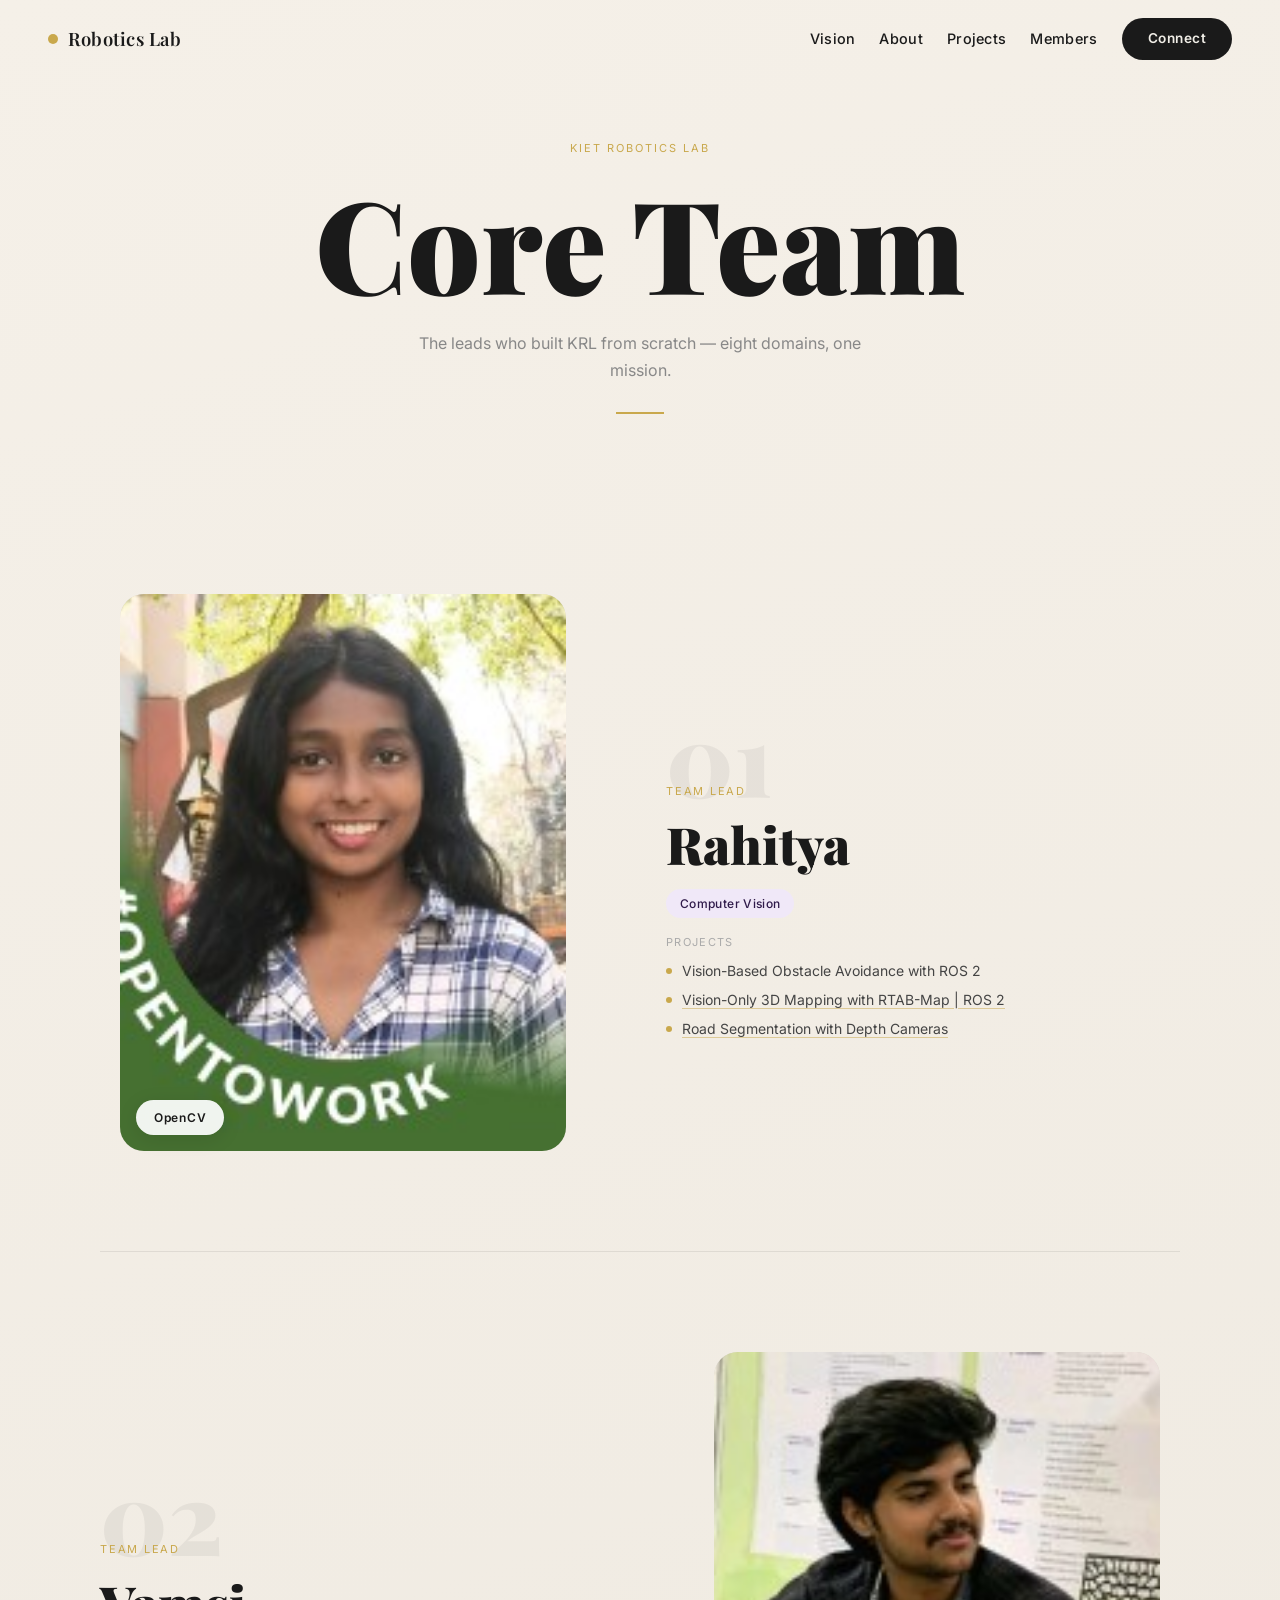
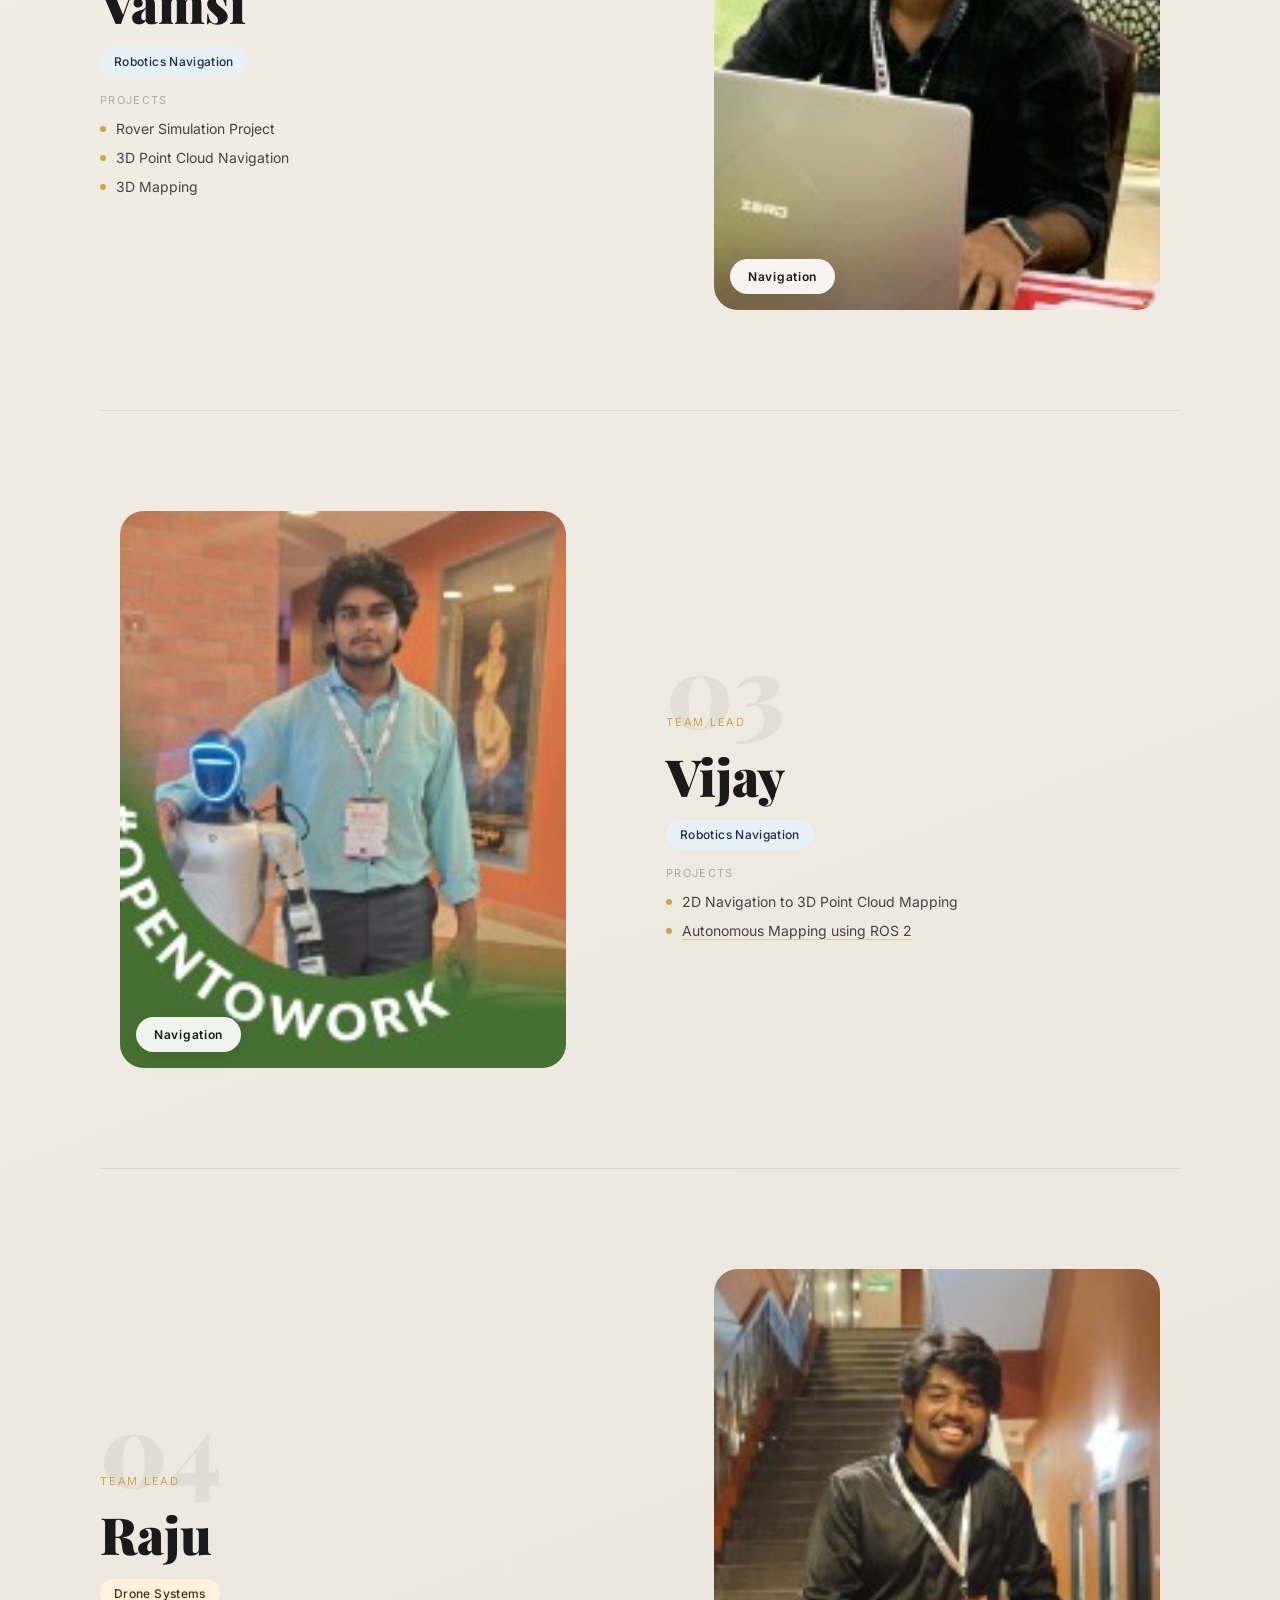
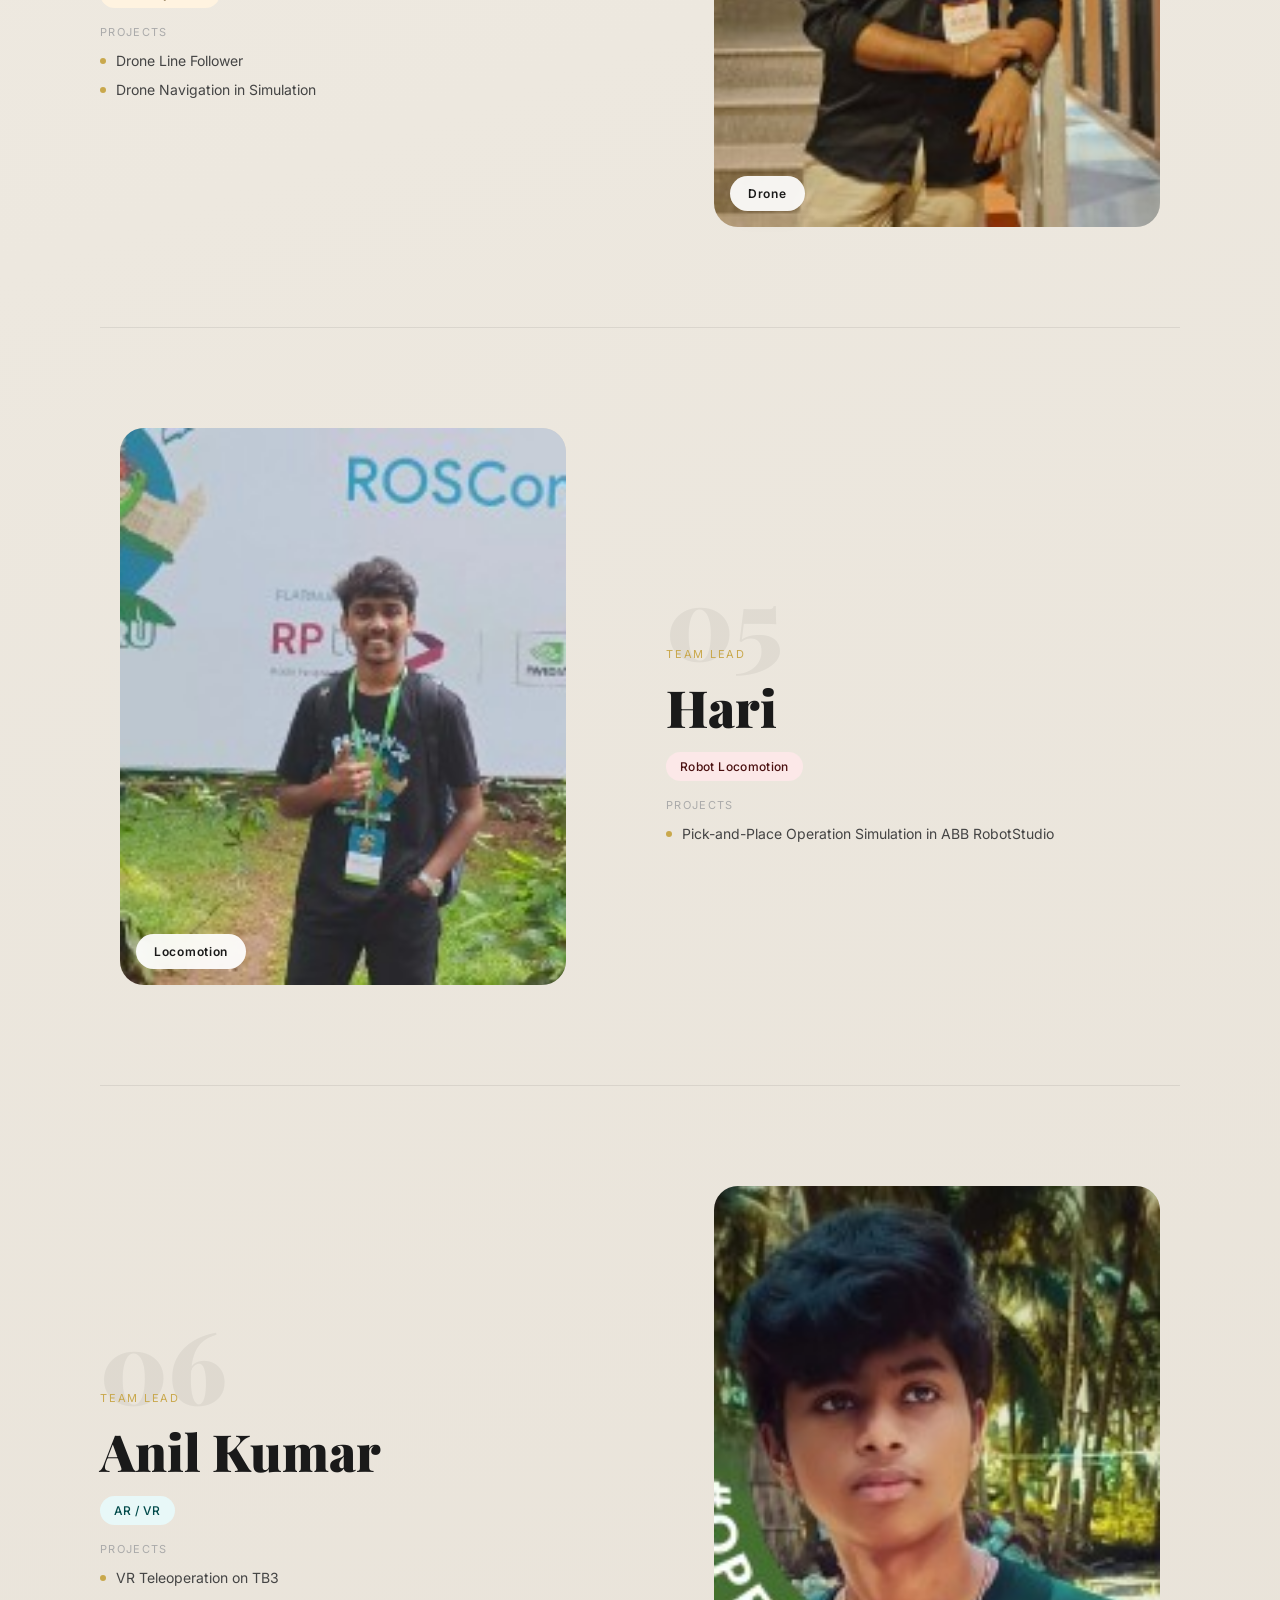
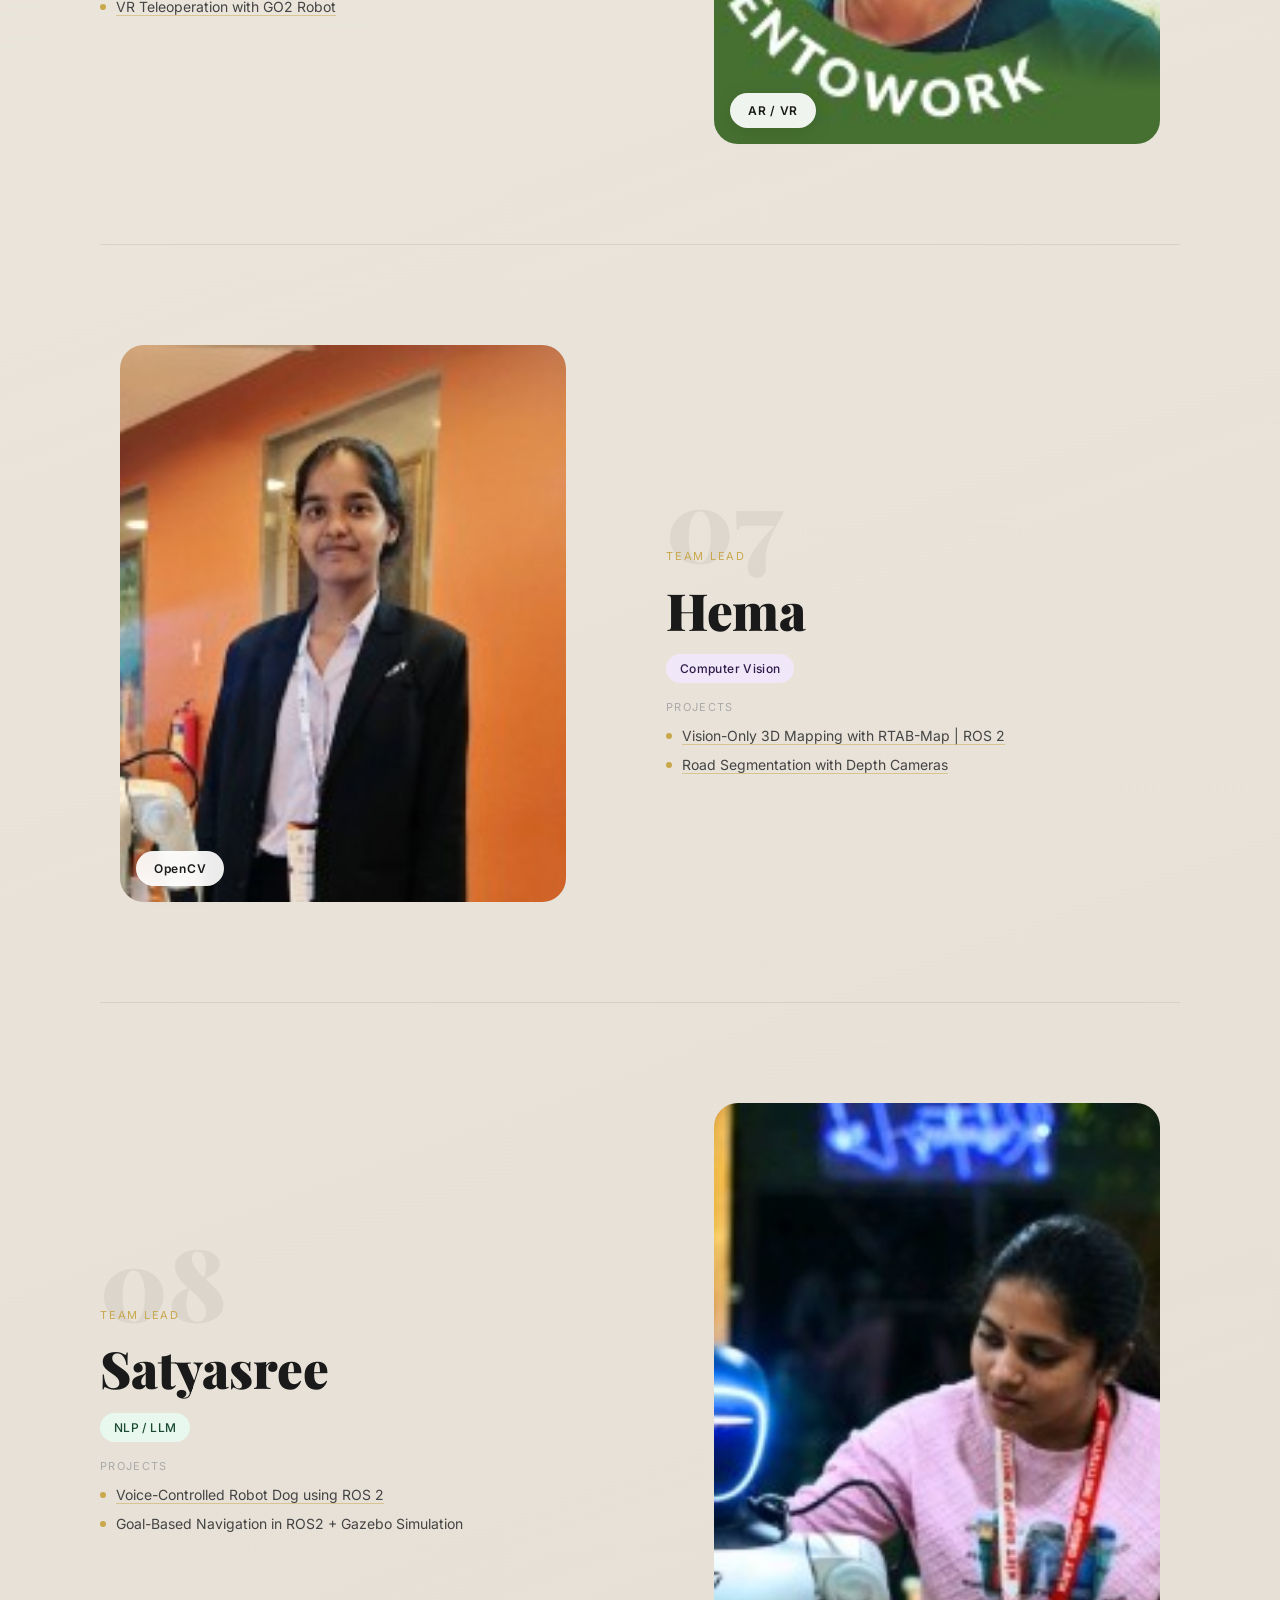
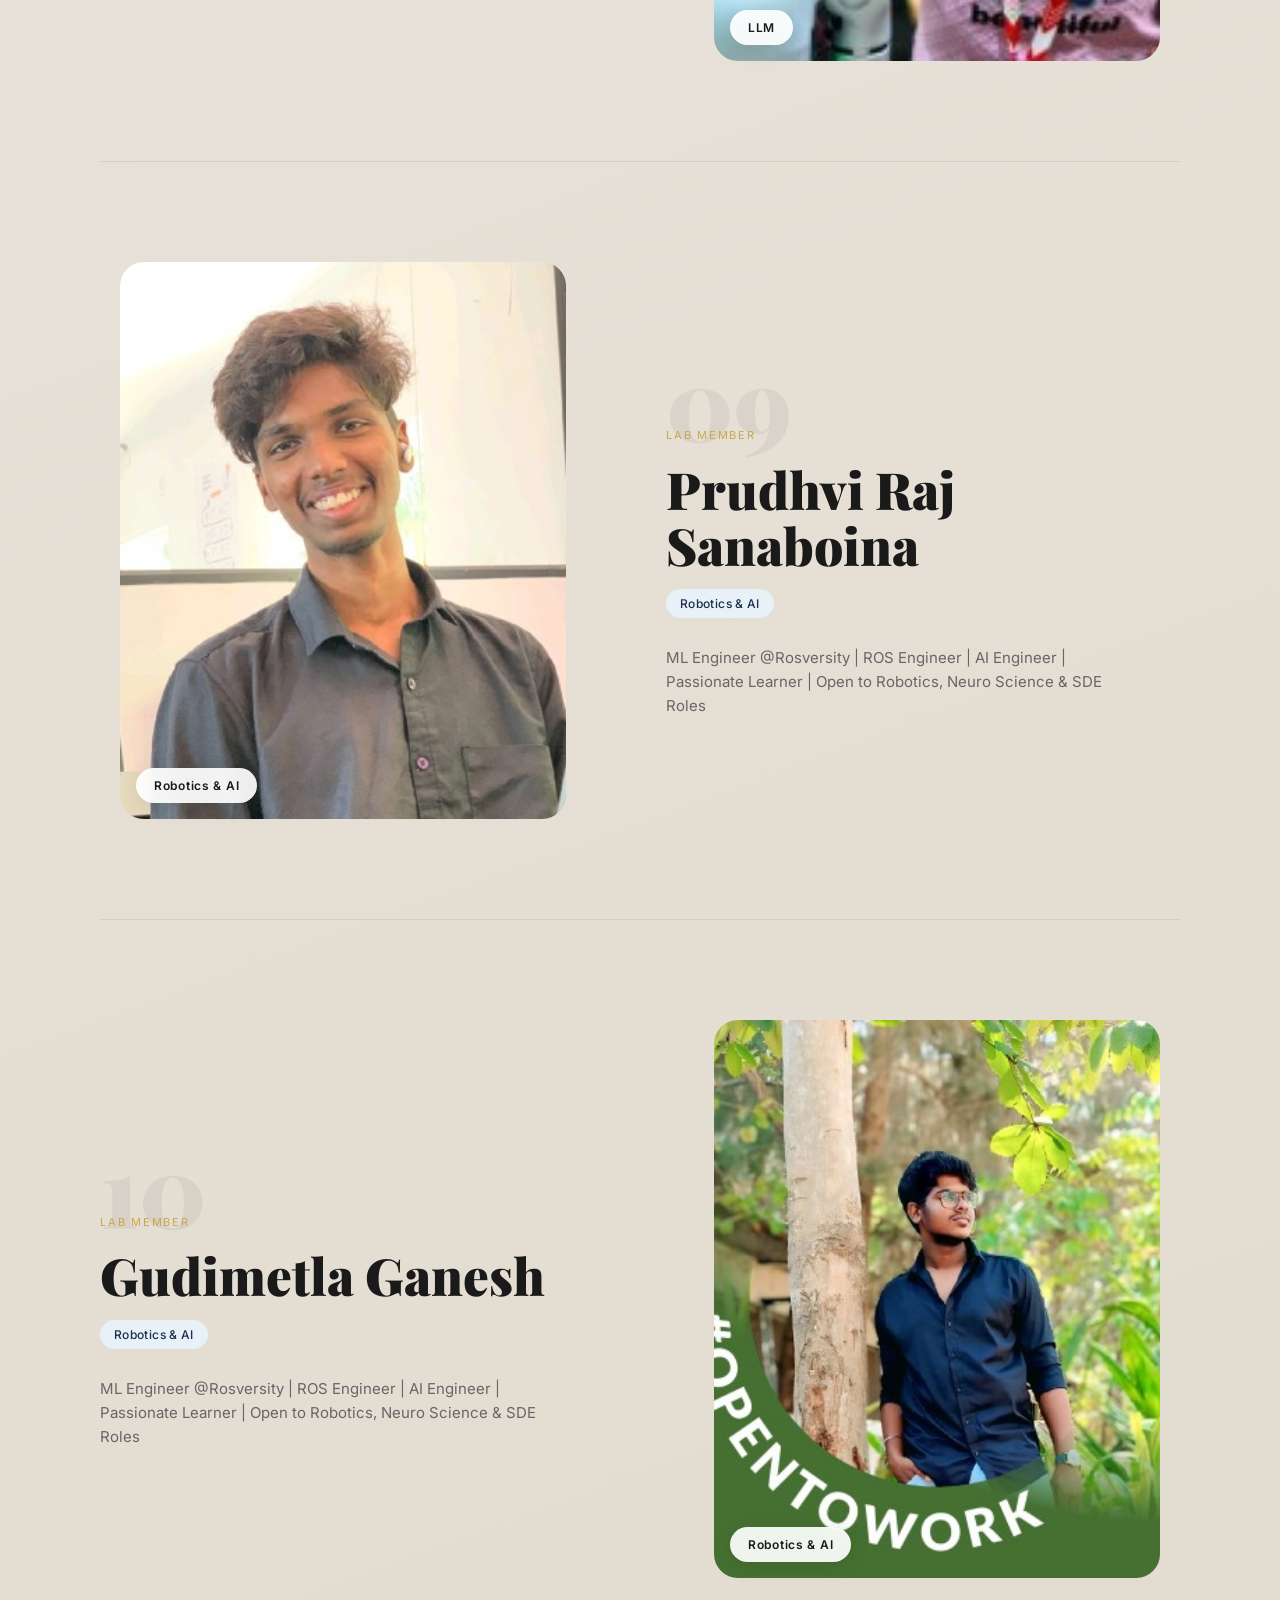
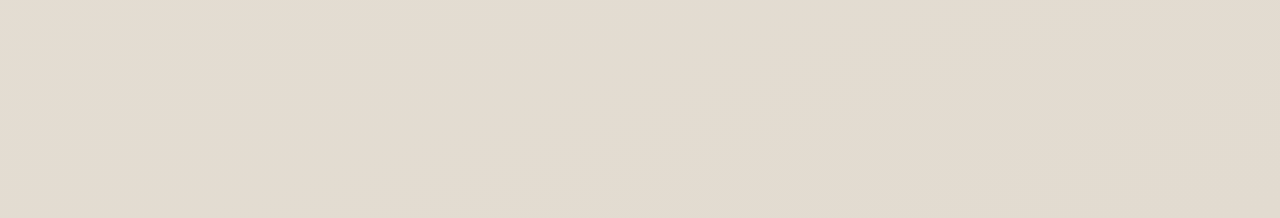
<file: leads.html>
<!DOCTYPE html>
<html lang="en">
<head>
  <meta charset="UTF-8">
  <meta name="viewport" content="width=device-width, initial-scale=1.0">
  <title>Core Team — KRL</title>
  <link rel="stylesheet" href="style.css?v=10">
  <link href="https://fonts.googleapis.com/css2?family=Playfair+Display:ital,wght@0,700;0,900;1,700&family=Inter:wght@300;400;500&display=swap" rel="stylesheet">

  <style>
    /* ===== Page-Level ===== */
    body.page-leads {
      background: linear-gradient(160deg, #f5f0e8 0%, #ede8df 40%, #e2dbd0 100%);
      min-height: 100vh;
      color: #1a1a1a;
      font-family: 'Inter', sans-serif;
    }

    /* ===== Page Header ===== */
    .leads-page-header {
      text-align: center;
      padding: 140px 40px 80px;
    }

    .leads-header-label {
      font-size: 11px;
      letter-spacing: 0.18em;
      color: #c9a84c;
      font-family: 'Inter', sans-serif;
      margin-bottom: 20px;
      text-transform: uppercase;
    }

    .leads-header-title {
      font-family: 'Playfair Display', serif;
      font-size: clamp(64px, 10vw, 130px);
      font-weight: 900;
      color: #1a1a1a;
      line-height: 1;
      margin: 0 0 24px;
    }

    .leads-header-sub {
      font-size: 16px;
      color: #888;
      max-width: 480px;
      margin: 0 auto 28px;
      line-height: 1.7;
    }

    .leads-header-line {
      width: 48px;
      height: 2px;
      background: #c9a84c;
      margin: 0 auto;
    }

    /* ===== Magazine Layout ===== */
    .leads-magazine {
      max-width: 1200px;
      margin: 0 auto;
      padding: 0 60px 140px;
    }

    .lead-entry + .lead-entry {
      border-top: 1px solid rgba(0,0,0,0.08);
      margin-top: 0;
    }

    /* ===== Lead Entry ===== */
    .lead-entry {
      display: grid;
      grid-template-columns: 45% 55%;
      gap: 0;
      align-items: center;
      min-height: 520px;
      padding: 80px 0;
      position: relative;
      scroll-margin-top: 100px;
      opacity: 0;
      transform: translateY(50px);
      transition: opacity 0.9s cubic-bezier(0.22,1,0.36,1),
                  transform 0.9s cubic-bezier(0.22,1,0.36,1);
    }

    .lead-entry.visible {
      opacity: 1;
      transform: translateY(0);
    }

    .lead-entry--reverse {
      grid-template-columns: 55% 45%;
    }

    .lead-entry--reverse .lead-photo-side {
      order: 2;
    }

    .lead-entry--reverse .lead-info-side {
      order: 1;
      padding-right: 80px;
      padding-left: 0;
    }

    /* ── Photo Side ── */
    .lead-photo-side {
      position: relative;
      padding: 20px;
    }

    .lead-photo-wrap {
      width: 100%;
      aspect-ratio: 4/5;
      border-radius: 24px;
      overflow: hidden;
      background: #ddd8cf;
      position: relative;
    }

    .lead-photo-wrap img {
      width: 100%;
      height: 100%;
      object-fit: cover;
      object-position: top center;
      transition: transform 0.6s ease;
    }

    .lead-entry:hover .lead-photo-wrap img {
      transform: scale(1.04);
    }

    .lead-initials-fallback {
      width: 100%;
      height: 100%;
      display: flex;
      align-items: center;
      justify-content: center;
      font-family: 'Playfair Display', serif;
      font-size: 80px;
      font-weight: 900;
      color: #c9a84c;
      background: #ede8df;
    }

    .lead-domain-float {
      position: absolute;
      bottom: 36px;
      left: 36px;
      background: rgba(255,255,255,0.92);
      backdrop-filter: blur(8px);
      padding: 8px 18px;
      border-radius: 999px;
      font-size: 12px;
      font-weight: 600;
      color: #1a1a1a;
      letter-spacing: 0.06em;
      font-family: 'Inter', sans-serif;
      box-shadow: 0 4px 20px rgba(0,0,0,0.1);
    }

    /* ── Info Side ── */
    .lead-info-side {
      padding-left: 80px;
      display: flex;
      flex-direction: column;
      gap: 16px;
    }

    .lead-number {
      font-family: 'Playfair Display', serif;
      font-size: 100px;
      font-weight: 900;
      color: rgba(0,0,0,0.05);
      line-height: 1;
      margin-bottom: -40px;
      user-select: none;
    }

    .lead-role-label {
      font-size: 11px;
      letter-spacing: 0.16em;
      color: #c9a84c;
      text-transform: uppercase;
      font-family: 'Inter', sans-serif;
    }

    .lead-name {
      font-family: 'Playfair Display', serif;
      font-size: clamp(36px, 4vw, 60px);
      font-weight: 900;
      color: #1a1a1a;
      margin: 0;
      line-height: 1.1;
    }

    .lead-domain-badge {
      display: inline-block;
      font-size: 12px;
      padding: 5px 14px;
      border-radius: 999px;
      font-family: 'Inter', sans-serif;
      font-weight: 500;
      letter-spacing: 0.03em;
      width: fit-content;
    }

    .domain-cv          { background: #f0e8f8; color: #2f1a4a; }
    .domain-robotics    { background: #e8f0f8; color: #1a2f4a; }
    .domain-nlp         { background: #e8f8ee; color: #1a4a2f; }
    .domain-drone       { background: #fff3e0; color: #4a2f00; }
    .domain-locomotion  { background: #fce8e8; color: #4a1010; }
    .domain-arvr        { background: #e8f8f8; color: #004a4a; }

    .lead-bio {
      font-size: 15px;
      color: #666;
      line-height: 1.6;
      margin: 12px 0;
      font-family: 'Inter', sans-serif;
      max-width: 90%;
    }


    /* Projects list */
    .lead-projects-label {
      font-size: 11px;
      letter-spacing: 0.12em;
      text-transform: uppercase;
      color: #aaa;
      font-family: 'Inter', sans-serif;
      margin-bottom: 8px;
    }

    .lead-projects ul {
      list-style: none;
      padding: 0;
      margin: 0;
      display: flex;
      flex-direction: column;
      gap: 8px;
    }

    .lead-projects ul li {
      font-size: 14px;
      color: #444;
      font-family: 'Inter', sans-serif;
      padding-left: 16px;
      position: relative;
      line-height: 1.5;
    }

    .lead-projects ul li::before {
      content: '';
      position: absolute;
      left: 0;
      top: 8px;
      width: 6px;
      height: 6px;
      border-radius: 50%;
      background: #c9a84c;
    }

    /* ===== Mobile ===== */
    @media (max-width: 768px) {
      .lead-entry,
      .lead-entry--reverse {
        opacity: 1 !important;
        transform: none !important;
      }
      .leads-magazine {
        padding: 0 24px 80px;
      }

      .lead-entry,
      .lead-entry--reverse {
        grid-template-columns: 1fr;
        min-height: auto;
        padding: 60px 0;
        gap: 32px;
      }

      .lead-entry--reverse .lead-photo-side,
      .lead-entry--reverse .lead-info-side {
        order: unset;
      }

      .lead-info-side,
      .lead-entry--reverse .lead-info-side {
        padding-left: 0;
        padding-right: 0;
      }

      .lead-photo-wrap {
        aspect-ratio: 1/1;
        border-radius: 16px;
      }

      .lead-number {
        font-size: 60px;
        margin-bottom: -24px;
      }
    }
  </style>
</head>
<body class="page-leads">

  <div class="cursor-dot" id="cursorDot"></div>

  <nav class="navbar" id="navbar">
    <a href="index.html" class="navbar-brand">
      <span class="navbar-dot"></span>
      Robotics Lab
    </a>
    <button class="navbar-toggle" id="navToggle" aria-label="Toggle navigation">
      <span></span><span></span><span></span>
    </button>
    <div class="navbar-right" id="navMenu">
      <a href="index.html#vision" class="navbar-link">Vision</a>
      <a href="index.html#about" class="navbar-link">About</a>
      <a href="projects.html" class="navbar-link">Projects</a>
      <a href="members.html" class="navbar-link">Members</a>
      <a href="join.html" class="btn-join">Connect</a>
    </div>
  </nav>

  <div class="leads-page-header">
    <div class="leads-header-label">KIET ROBOTICS LAB</div>
    <h1 class="leads-header-title">Core Team</h1>
    <p class="leads-header-sub">The leads who built KRL from scratch — eight domains, one mission.</p>
    <div class="leads-header-line"></div>
  </div>

  <div class="leads-magazine" id="leadsMagazine">

    <div class="lead-entry" id="lead-rahitya" data-aos>
      <div class="lead-photo-side">
        <div class="lead-photo-wrap">
          <img loading="lazy" src="assets/images/Rahitya.jpeg" alt="Rahitya"
               onerror="this.style.display='none';this.nextElementSibling.style.display='flex'">
          <div class="lead-initials-fallback" style="display:none">R</div>
        </div>
        <div class="lead-domain-float">OpenCV</div>
      </div>
      <div class="lead-info-side">
        <div class="lead-number">01</div>
        <div class="lead-role-label">Team Lead</div>
        <h2 class="lead-name">Rahitya</h2>
        <div class="lead-domain-badge domain-cv">Computer Vision</div>
        <div class="lead-projects">
          <div class="lead-projects-label">Projects</div>
          <ul>
            <li>Vision-Based Obstacle Avoidance with ROS 2</li>
            <li><a href="projects.html#project-15" style="color:inherit;text-decoration:underline;text-decoration-color:rgba(201,168,76,0.5);text-underline-offset:3px;">Vision-Only 3D Mapping with RTAB-Map | ROS 2</a></li>
            <li><a href="projects.html#project-16" style="color:inherit;text-decoration:underline;text-decoration-color:rgba(201,168,76,0.5);text-underline-offset:3px;">Road Segmentation with Depth Cameras</a></li>
          </ul>
        </div>
</div>
    </div>

    <div class="lead-entry lead-entry--reverse" id="lead-vamsi" data-aos>
      <div class="lead-photo-side">
        <div class="lead-photo-wrap">
          <img loading="lazy" src="assets/images/Vamsi.jpeg" alt="Vamsi"
               onerror="this.style.display='none';this.nextElementSibling.style.display='flex'">
          <div class="lead-initials-fallback" style="display:none">V</div>
        </div>
        <div class="lead-domain-float">Navigation</div>
      </div>
      <div class="lead-info-side">
        <div class="lead-number">02</div>
        <div class="lead-role-label">Team Lead</div>
        <h2 class="lead-name">Vamsi</h2>
        <div class="lead-domain-badge domain-robotics">Robotics Navigation</div>
        <div class="lead-projects">
          <div class="lead-projects-label">Projects</div>
          <ul>
            <li>Rover Simulation Project</li>
            <li>3D Point Cloud Navigation</li>
            <li>3D Mapping</li>
          </ul>
        </div>
</div>
    </div>

    <div class="lead-entry" id="lead-vijay" data-aos>
      <div class="lead-photo-side">
        <div class="lead-photo-wrap">
          <img loading="lazy" src="assets/images/Vijay.jpeg" alt="Vijay"
               onerror="this.style.display='none';this.nextElementSibling.style.display='flex'">
          <div class="lead-initials-fallback" style="display:none">V</div>
        </div>
        <div class="lead-domain-float">Navigation</div>
      </div>
      <div class="lead-info-side">
        <div class="lead-number">03</div>
        <div class="lead-role-label">Team Lead</div>
        <h2 class="lead-name">Vijay</h2>
        <div class="lead-domain-badge domain-robotics">Robotics Navigation</div>
        <div class="lead-projects">
          <div class="lead-projects-label">Projects</div>
          <ul>
            <li>2D Navigation to 3D Point Cloud Mapping</li>
            <li><a href="projects.html#project-14" style="color:inherit;text-decoration:underline;text-decoration-color:rgba(201,168,76,0.5);text-underline-offset:3px;">Autonomous Mapping using ROS 2</a></li>
          </ul>
        </div>
</div>
    </div>

    <div class="lead-entry lead-entry--reverse" id="lead-raju" data-aos>
      <div class="lead-photo-side">
        <div class="lead-photo-wrap">
          <img loading="lazy" src="assets/images/Raju.jpeg" alt="Raju"
               onerror="this.style.display='none';this.nextElementSibling.style.display='flex'">
          <div class="lead-initials-fallback" style="display:none">R</div>
        </div>
        <div class="lead-domain-float">Drone</div>
      </div>
      <div class="lead-info-side">
        <div class="lead-number">04</div>
        <div class="lead-role-label">Team Lead</div>
        <h2 class="lead-name">Raju</h2>
        <div class="lead-domain-badge domain-drone">Drone Systems</div>
        <div class="lead-projects">
          <div class="lead-projects-label">Projects</div>
          <ul>
            <li>Drone Line Follower</li>
            <li>Drone Navigation in Simulation</li>
          </ul>
        </div>
</div>
    </div>

    <div class="lead-entry" id="lead-hari" data-aos>
      <div class="lead-photo-side">
        <div class="lead-photo-wrap">
          <img loading="lazy" src="assets/images/Hari.jpeg" alt="Hari"
               onerror="this.style.display='none';this.nextElementSibling.style.display='flex'">
          <div class="lead-initials-fallback" style="display:none">H</div>
        </div>
        <div class="lead-domain-float">Locomotion</div>
      </div>
      <div class="lead-info-side">
        <div class="lead-number">05</div>
        <div class="lead-role-label">Team Lead</div>
        <h2 class="lead-name">Hari</h2>
        <div class="lead-domain-badge domain-locomotion">Robot Locomotion</div>
        <div class="lead-projects">
          <div class="lead-projects-label">Projects</div>
          <ul>
            <li>Pick-and-Place Operation Simulation in ABB RobotStudio</li>
          </ul>
        </div>
</div>
    </div>

    <div class="lead-entry lead-entry--reverse" id="lead-anil-kumar" data-aos>
      <div class="lead-photo-side">
        <div class="lead-photo-wrap">
          <img loading="lazy" src="assets/images/Anil.jpeg" alt="Anil Kumar"
               onerror="this.style.display='none';this.nextElementSibling.style.display='flex'">
          <div class="lead-initials-fallback" style="display:none">AK</div>
        </div>
        <div class="lead-domain-float">AR / VR</div>
      </div>
      <div class="lead-info-side">
        <div class="lead-number">06</div>
        <div class="lead-role-label">Team Lead</div>
        <h2 class="lead-name">Anil Kumar</h2>
        <div class="lead-domain-badge domain-arvr">AR / VR</div>
        <div class="lead-projects">
          <div class="lead-projects-label">Projects</div>
          <ul>
            <li>VR Teleoperation on TB3</li>
            <li><a href="projects.html#project-11" style="color:inherit;text-decoration:underline;text-decoration-color:rgba(201,168,76,0.5);text-underline-offset:3px;">VR Teleoperation with GO2 Robot</a></li>
          </ul>
        </div>
</div>
    </div>

    <div class="lead-entry" id="lead-hema" data-aos>
      <div class="lead-photo-side">
        <div class="lead-photo-wrap">
          <img loading="lazy" src="assets/images/Hema.jpeg" alt="Hema"
               onerror="this.style.display='none';this.nextElementSibling.style.display='flex'">
          <div class="lead-initials-fallback" style="display:none">H</div>
        </div>
        <div class="lead-domain-float">OpenCV</div>
      </div>
      <div class="lead-info-side">
        <div class="lead-number">07</div>
        <div class="lead-role-label">Team Lead</div>
        <h2 class="lead-name">Hema</h2>
        <div class="lead-domain-badge domain-cv">Computer Vision</div>
        <div class="lead-projects">
          <div class="lead-projects-label">Projects</div>
          <ul>
            <li><a href="projects.html#project-15" style="color:inherit;text-decoration:underline;text-decoration-color:rgba(201,168,76,0.5);text-underline-offset:3px;">Vision-Only 3D Mapping with RTAB-Map | ROS 2</a></li>
            <li><a href="projects.html#project-16" style="color:inherit;text-decoration:underline;text-decoration-color:rgba(201,168,76,0.5);text-underline-offset:3px;">Road Segmentation with Depth Cameras</a></li>
          </ul>
        </div>
</div>
    </div>

    <div class="lead-entry lead-entry--reverse" id="lead-satyasree" data-aos>
      <div class="lead-photo-side">
        <div class="lead-photo-wrap">
          <img loading="lazy" src="assets/images/Satya.jpeg" alt="Satyasree"
               onerror="this.style.display='none';this.nextElementSibling.style.display='flex'">
          <div class="lead-initials-fallback" style="display:none">SS</div>
        </div>
        <div class="lead-domain-float">LLM</div>
      </div>
      <div class="lead-info-side">
        <div class="lead-number">08</div>
        <div class="lead-role-label">Team Lead</div>
        <h2 class="lead-name">Satyasree</h2>
        <div class="lead-domain-badge domain-nlp">NLP / LLM</div>
        <div class="lead-projects">
          <div class="lead-projects-label">Projects</div>
          <ul>
            <li><a href="projects.html#project-17" style="color:inherit;text-decoration:underline;text-decoration-color:rgba(201,168,76,0.5);text-underline-offset:3px;">Voice-Controlled Robot Dog using ROS 2</a></li>
            <li>Goal-Based Navigation in ROS2 + Gazebo Simulation</li>
          </ul>
        </div>
</div>
    </div>
    <div class="lead-entry" id="lead-prudhvi" data-aos>
      <div class="lead-photo-side">
        <div class="lead-photo-wrap">
          <img loading="lazy" src="assets/images/Prudhvi Raj Sanaboina.jpg" alt="Prudhvi Raj Sanaboina"
               onerror="this.style.display='none';this.nextElementSibling.style.display='flex'">
          <div class="lead-initials-fallback" style="display:none">PS</div>
        </div>
        <div class="lead-domain-float">Robotics & AI</div>
      </div>
      <div class="lead-info-side">
        <div class="lead-number">09</div>
        <div class="lead-role-label">Lab Member</div>
        <h2 class="lead-name">Prudhvi Raj Sanaboina</h2>
        <div class="lead-domain-badge domain-robotics">Robotics & AI</div>
        <div class="lead-bio">
          ML Engineer @Rosversity | ROS Engineer | AI Engineer | Passionate Learner | Open to Robotics, Neuro Science & SDE Roles
        </div>
</div>
    </div>

    <div class="lead-entry lead-entry--reverse" id="lead-ganesh" data-aos>
      <div class="lead-photo-side">
        <div class="lead-photo-wrap">
          <img loading="lazy" src="assets/images/Gudimetla Ganesh.jpg" alt="Gudimetla Ganesh"
               onerror="this.style.display='none';this.nextElementSibling.style.display='flex'">
          <div class="lead-initials-fallback" style="display:none">GG</div>
        </div>
        <div class="lead-domain-float">Robotics & AI</div>
      </div>
      <div class="lead-info-side">
        <div class="lead-number">10</div>
        <div class="lead-role-label">Lab Member</div>
        <h2 class="lead-name">Gudimetla Ganesh</h2>
        <div class="lead-domain-badge domain-robotics">Robotics & AI</div>
        <div class="lead-bio">
          ML Engineer @Rosversity | ROS Engineer | AI Engineer | Passionate Learner | Open to Robotics, Neuro Science & SDE Roles
        </div>
</div>
    </div>

  </div>

  <script src="script.js?v=10" defer></script>

  <script>
    (function () {
      const entries = document.querySelectorAll('.lead-entry');

      const observer = new IntersectionObserver((entries) => {
        entries.forEach((entry, i) => {
          if (entry.isIntersecting) {
            setTimeout(() => {
              entry.target.classList.add('visible');
            }, 100);
            observer.unobserve(entry.target);
          }
        });
      }, { threshold: 0.12 });

      entries.forEach(entry => observer.observe(entry));
    })();
  </script>
</body>
</html>
</file>
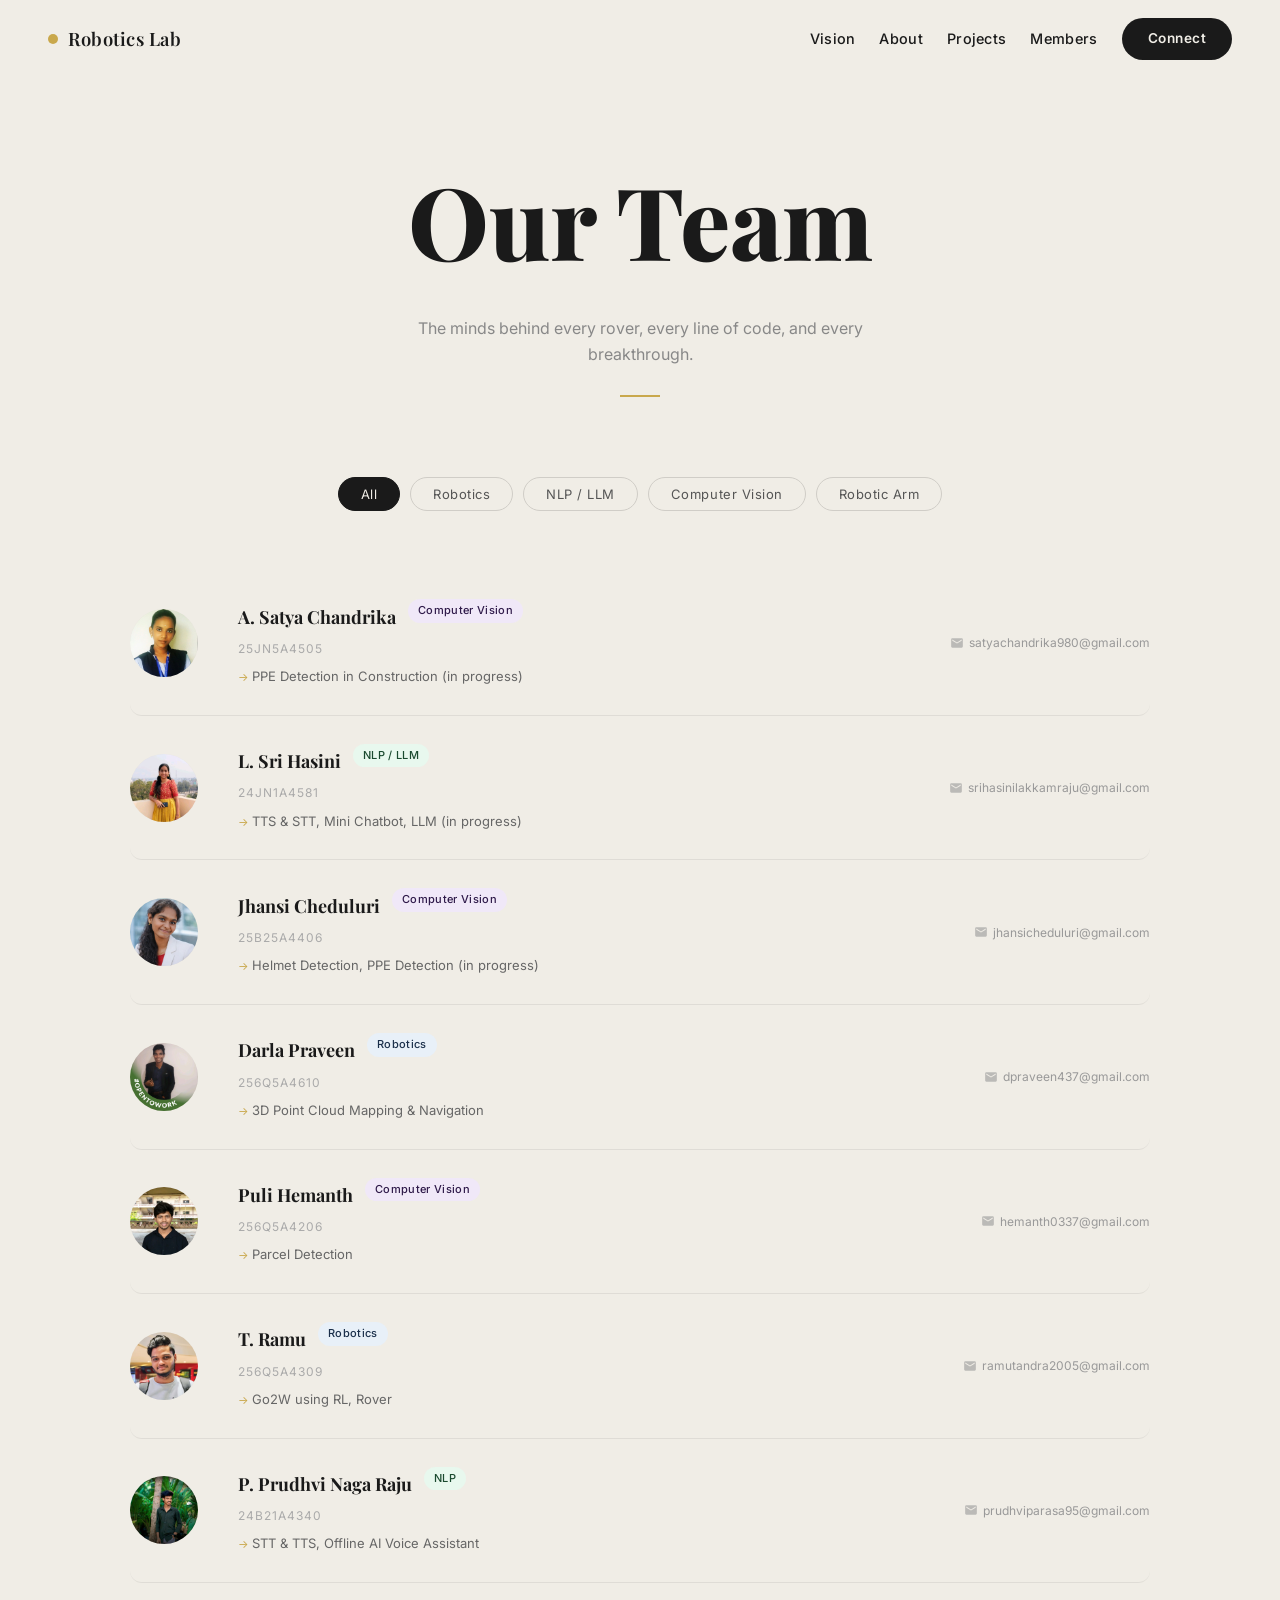
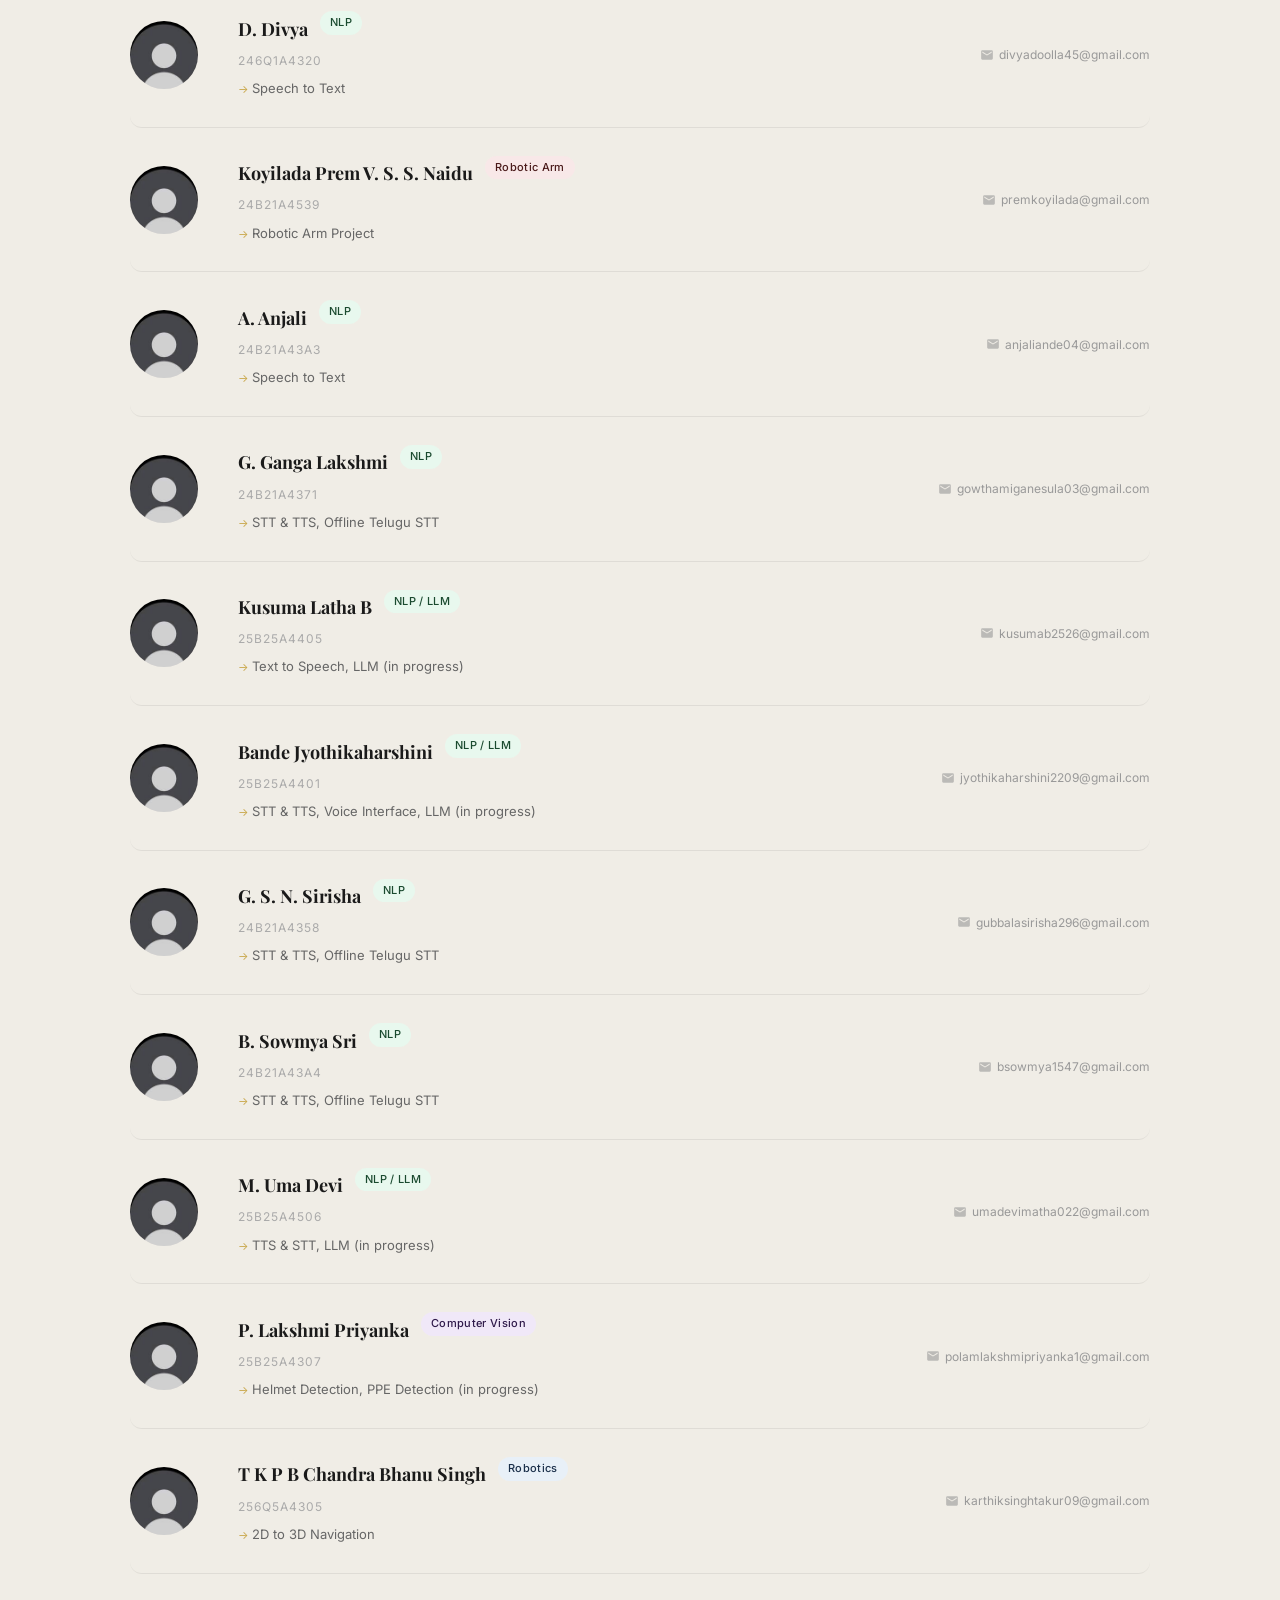
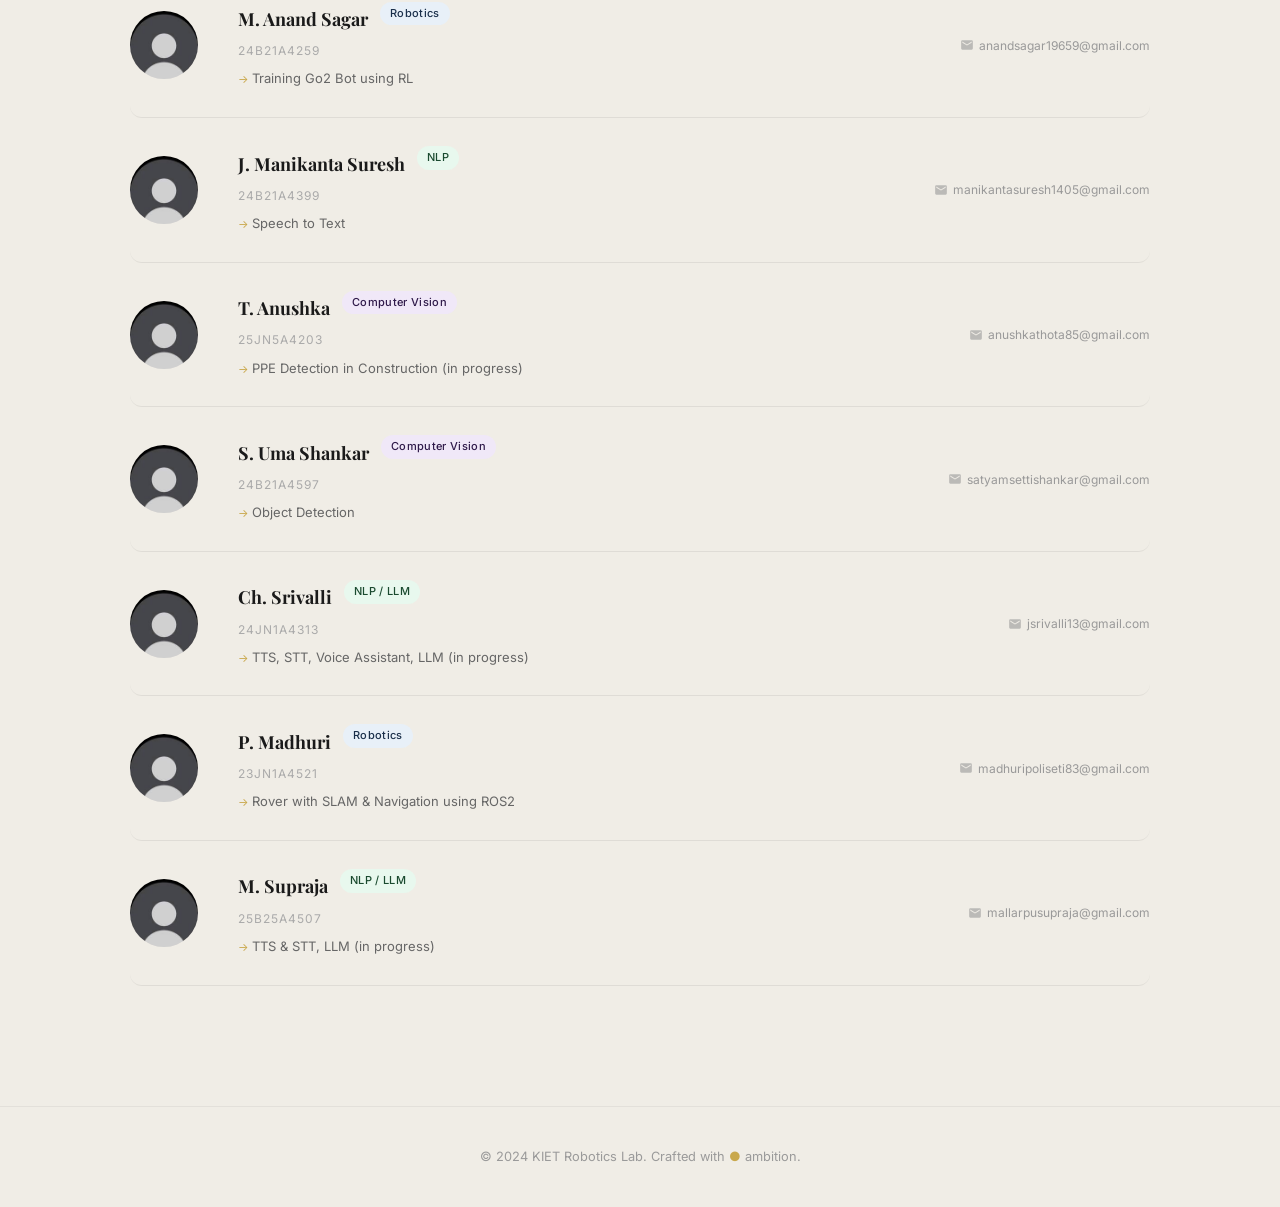
<file: members.html>
<!DOCTYPE html>
<html lang="en">

<head>
  <meta charset="UTF-8">
  <meta name="viewport" content="width=device-width, initial-scale=1.0">
  <title>Members — KRL</title>
  <link rel="stylesheet" href="style.css?v=10">

  <style>
    /* ===== Page-Level ===== */
    body.page-members {
      background: #f0ede6;
      color: #1a1a1a;
      font-family: 'Inter', sans-serif;
    }

    /* ===== Header ===== */
    .members-page-header {
      background: transparent;
      padding: 140px 40px 80px;
      text-align: center;
    }

    .members-page-header h1 {
      font-family: 'Playfair Display', serif;
      font-size: clamp(52px, 8vw, 100px);
      color: #1a1a1a;
      font-weight: 800;
      margin: 0 0 16px;
    }

    .members-page-header p {
      font-family: 'Inter', sans-serif;
      font-size: 16px;
      color: #888;
      max-width: 500px;
      margin: 0 auto 28px;
    }

    .members-page-header .header-line {
      width: 40px;
      height: 2px;
      background: #c9a84c;
      margin: 0 auto;
    }

    /* ===== Filter Bar ===== */
    .members-filter-bar {
      display: flex;
      gap: 10px;
      justify-content: center;
      flex-wrap: wrap;
      padding: 0 40px 60px;
    }

    .mfilter-btn {
      padding: 8px 22px;
      border-radius: 999px;
      border: 1.5px solid #d0cdc7;
      background: transparent;
      color: #555;
      font-size: 13px;
      font-family: 'Inter', sans-serif;
      letter-spacing: 0.04em;
      cursor: pointer;
      transition: all 0.25s ease;
    }

    .mfilter-btn:hover {
      border-color: #c9a84c;
      color: #c9a84c;
    }

    .mfilter-btn.active {
      background: #1a1a1a;
      border-color: #1a1a1a;
      color: #f0ede6;
    }

    /* ===== Members List ===== */
    .members-list {
      max-width: 1100px;
      margin: 0 auto;
      padding: 0 40px 120px;
    }

    .member-row {
      display: grid;
      grid-template-columns: 80px 1fr auto;
      gap: 28px;
      align-items: center;
      padding: 28px 0;
      border-bottom: 1px solid rgba(0, 0, 0, 0.07);
      transition: background 0.25s ease, padding 0.25s ease;
      border-radius: 12px;
      cursor: default;
      opacity: 0;
      transform: translateX(-20px);
      transition: opacity 0.6s ease, transform 0.6s ease, background 0.25s ease, padding 0.25s ease;
      scroll-margin-top: 100px;
    }

    .member-row.visible {
      opacity: 1;
      transform: translateX(0);
    }

    .member-row:hover {
      background: rgba(201, 168, 76, 0.06);
      padding-left: 16px;
      padding-right: 16px;
    }

    /* Filter hide/show */
    .member-row.filter-hidden {
      opacity: 0 !important;
      pointer-events: none;
      position: absolute;
      visibility: hidden;
    }

    /* Photo circle */
    .member-row-photo {
      width: 68px;
      height: 68px;
      border-radius: 50%;
      overflow: hidden;
      flex-shrink: 0;
      background: #e8e4dc;
    }

    .member-row-photo img {
      width: 100%;
      height: 100%;
      object-fit: cover;
      object-position: top center;
    }

    /* Initials fallback */
    .member-row-initials {
      width: 68px;
      height: 68px;
      border-radius: 50%;
      background: #c9a84c;
      color: #fff;
      font-size: 20px;
      font-weight: 700;
      display: flex;
      align-items: center;
      justify-content: center;
      font-family: 'Playfair Display', serif;
    }

    /* Info block */
    .member-row-info {
      display: flex;
      flex-direction: column;
      gap: 4px;
    }

    .member-row-top {
      display: flex;
      align-items: center;
      gap: 12px;
      flex-wrap: wrap;
    }

    .member-row-name {
      font-family: 'Playfair Display', serif;
      font-size: 18px;
      font-weight: 700;
      color: #1a1a1a;
      margin: 0;
    }

    .member-row-roll {
      font-size: 12px;
      color: #aaa;
      letter-spacing: 0.08em;
      font-family: 'Inter', sans-serif;
    }

    .member-row-projects {
      margin: 4px 0 0;
      padding: 0;
      list-style: none;
    }

    .member-row-projects li {
      font-size: 13px;
      color: #666;
      font-family: 'Inter', sans-serif;
    }

    .member-row-projects li::before {
      content: '\2192  ';
      color: #c9a84c;
      font-size: 11px;
    }

    .member-row-email a {
      font-size: 12px;
      color: #999;
      text-decoration: none;
      font-family: 'Inter', sans-serif;
      white-space: nowrap;
      transition: color 0.2s ease;
    }

    .member-row-email a:hover {
      color: #c9a84c;
    }

    /* Social links (GitHub, etc.) */
    .member-row-socials {
      display: flex;
      flex-direction: column;
      gap: 4px;
      align-items: flex-end;
    }

    .member-social-link {
      display: flex;
      align-items: center;
      gap: 5px;
      font-size: 12px;
      color: #999;
      text-decoration: none;
      font-family: 'Inter', sans-serif;
      white-space: nowrap;
      transition: color 0.2s ease;
    }

    .member-social-link svg {
      flex-shrink: 0;
      width: 14px;
      height: 14px;
      opacity: 0.6;
      transition: opacity 0.2s ease;
    }

    .member-social-link:hover {
      color: #1a1a1a;
    }

    .member-social-link:hover svg {
      opacity: 1;
    }

    /* Domain badges */
    .member-domain {
      font-size: 11px;
      padding: 3px 10px;
      border-radius: 999px;
      font-family: 'Inter', sans-serif;
      font-weight: 500;
      letter-spacing: 0.03em;
      white-space: nowrap;
    }

    .domain-robotics {
      background: #e8f0f8;
      color: #1a2f4a;
    }

    .domain-nlp {
      background: #e8f8ee;
      color: #1a4a2f;
    }

    .domain-cv {
      background: #f0e8f8;
      color: #2f1a4a;
    }

    .domain-robotic-arm {
      background: #f8e8e8;
      color: #4a1a1a;
    }

    /* ===== Mobile ===== */
    @media (max-width: 768px) {
      .member-row {
        opacity: 1 !important;
        transform: none !important;
      }
      .members-page-header {
        padding: 100px 24px 40px;
      }

      .members-page-header h1 {
        font-size: 52px;
      }

      .member-row {
        grid-template-columns: 60px 1fr;
        grid-template-rows: auto auto;
        gap: 16px;
        padding: 24px 0;
        align-items: flex-start;
      }

      .member-row-photo,
      .member-row-initials {
        width: 56px;
        height: 56px;
        grid-row: 1 / span 1;
      }

      .member-row-info {
        grid-column: 2;
        gap: 6px;
      }

      .member-row-top {
        flex-direction: column;
        align-items: flex-start;
        gap: 4px;
      }

      .member-row-name {
        font-size: 17px;
      }

      .member-domain {
        font-size: 10px;
        padding: 2px 8px;
        margin-top: 2px;
      }

      .member-row-socials {
        grid-column: 1 / span 2;
        align-items: flex-start;
        margin-top: 12px;
        padding-left: 0;
        border-top: 1px solid rgba(0,0,0,0.04);
        padding-top: 12px;
        width: 100%;
      }

      .member-social-link {
        font-size: 11px;
        white-space: normal;
        word-break: break-all;
      }

      .members-list {
        padding: 0 24px 80px;
      }

      .member-row:hover {
        padding-left: 0;
        padding-right: 0;
        background: transparent;
      }
    }
  </style>
</head>

<body class="page-members">

  <div class="scroll-progress" id="scrollProgress"></div>

  <div class="cursor-dot" id="cursorDot"></div>

  <nav class="navbar" id="navbar">
    <a href="index.html" class="navbar-brand">
      <span class="navbar-dot"></span>
      Robotics Lab
    </a>
    <button class="navbar-toggle" id="navToggle" aria-label="Toggle navigation">
      <span></span><span></span><span></span>
    </button>
    <div class="navbar-right" id="navMenu">
      <a href="index.html#vision" class="navbar-link">Vision</a>
      <a href="index.html#about" class="navbar-link">About</a>
      <a href="projects.html" class="navbar-link">Projects</a>
      <a href="members.html" class="navbar-link">Members</a>
      <a href="join.html" class="btn-join">Connect</a>
    </div>
  </nav>

  <div class="members-page-header">
    <h1>Our Team</h1>
    <p>The minds behind every rover, every line of code, and every breakthrough.</p>
    <div class="header-line"></div>
  </div>

  <div class="members-filter-bar">
    <button class="mfilter-btn active" data-filter="all">All</button>
    <button class="mfilter-btn" data-filter="robotics">Robotics</button>
    <button class="mfilter-btn" data-filter="nlp">NLP / LLM</button>
    <button class="mfilter-btn" data-filter="cv">Computer Vision</button>
    <button class="mfilter-btn" data-filter="robotic-arm">Robotic Arm</button>
  </div>

  <div class="members-list" id="membersList">

    <div class="member-row" id="member-a-satya-chandrika" data-domain="cv">
      <div class="member-row-photo">
        <img loading="lazy" src="assets/images/A. Satya Chandrika.jpg" alt="A. Satya Chandrika"
          onerror="this.src='assets/images/no image.jpg'">
      </div>
      <div class="member-row-info">
        <div class="member-row-top">
          <h3 class="member-row-name">A. Satya Chandrika</h3>
          <span class="member-domain domain-cv">Computer Vision</span>
        </div>
        <div class="member-row-roll">25JN5A4505</div>
        <ul class="member-row-projects">
          <li>PPE Detection in Construction (in progress)</li>
        </ul>
      </div>
      <div class="member-row-socials">
        <a class="member-social-link" href="mailto:satyachandrika980@gmail.com">
          <svg viewBox="0 0 24 24" fill="currentColor">
            <path d="M20 4H4a2 2 0 00-2 2v12a2 2 0 002 2h16a2 2 0 002-2V6a2 2 0 00-2-2zm0 4l-8 5-8-5V6l8 5 8-5v2z" />
          </svg>
          satyachandrika980@gmail.com
        </a>
      </div>
    </div>

    <div class="member-row" id="member-l-sri-hasini" data-domain="nlp">
      <div class="member-row-photo">
        <img loading="lazy" src="assets/images/Lakkamraju Sri hasini.jpg" alt="L. Sri Hasini"
          onerror="this.src='assets/images/no image.jpg'">
      </div>
      <div class="member-row-info">
        <div class="member-row-top">
          <h3 class="member-row-name">L. Sri Hasini</h3>
          <span class="member-domain domain-nlp">NLP / LLM</span>
        </div>
        <div class="member-row-roll">24JN1A4581</div>
        <ul class="member-row-projects">
          <li>TTS &amp; STT, Mini Chatbot, LLM (in progress)</li>
        </ul>
      </div>
      <div class="member-row-socials">
        <a class="member-social-link" href="mailto:srihasinilakkamraju@gmail.com">
          <svg viewBox="0 0 24 24" fill="currentColor">
            <path d="M20 4H4a2 2 0 00-2 2v12a2 2 0 002 2h16a2 2 0 002-2V6a2 2 0 00-2-2zm0 4l-8 5-8-5V6l8 5 8-5v2z" />
          </svg>
          srihasinilakkamraju@gmail.com
        </a>
      </div>
    </div>

    <div class="member-row" id="member-jhansi-cheduluri" data-domain="cv">
      <div class="member-row-photo">
        <img loading="lazy" src="assets/images/Jhansi Cheduluri.jpg" alt="Jhansi Cheduluri"
          onerror="this.src='assets/images/no image.jpg'">
      </div>
      <div class="member-row-info">
        <div class="member-row-top">
          <h3 class="member-row-name">Jhansi Cheduluri</h3>
          <span class="member-domain domain-cv">Computer Vision</span>
        </div>
        <div class="member-row-roll">25B25A4406</div>
        <ul class="member-row-projects">
          <li>Helmet Detection, PPE Detection (in progress)</li>
        </ul>
      </div>
      <div class="member-row-socials">
        <a class="member-social-link" href="mailto:jhansicheduluri@gmail.com">
          <svg viewBox="0 0 24 24" fill="currentColor">
            <path d="M20 4H4a2 2 0 00-2 2v12a2 2 0 002 2h16a2 2 0 002-2V6a2 2 0 00-2-2zm0 4l-8 5-8-5V6l8 5 8-5v2z" />
          </svg>
          jhansicheduluri@gmail.com
        </a>
      </div>
    </div>

    <div class="member-row" id="member-darla-praveen" data-domain="robotics">
      <div class="member-row-photo">
        <img loading="lazy" src="assets/images/Darla Praveen.jpg" alt="Darla Praveen" onerror="this.src='assets/images/no image.jpg'">
      </div>
      <div class="member-row-info">
        <div class="member-row-top">
          <h3 class="member-row-name">Darla Praveen</h3>
          <span class="member-domain domain-robotics">Robotics</span>
        </div>
        <div class="member-row-roll">256Q5A4610</div>
        <ul class="member-row-projects">
          <li>3D Point Cloud Mapping &amp; Navigation</li>
        </ul>
      </div>
      <div class="member-row-socials">
        <a class="member-social-link" href="mailto:dpraveen437@gmail.com">
          <svg viewBox="0 0 24 24" fill="currentColor">
            <path d="M20 4H4a2 2 0 00-2 2v12a2 2 0 002 2h16a2 2 0 002-2V6a2 2 0 00-2-2zm0 4l-8 5-8-5V6l8 5 8-5v2z" />
          </svg>
          dpraveen437@gmail.com
        </a>
      </div>
    </div>

    <div class="member-row" id="member-puli-hemanth" data-domain="cv">
      <div class="member-row-photo">
        <img loading="lazy" src="assets/images/Hemanth P.jpg" alt="Puli Hemanth" onerror="this.src='assets/images/no image.jpg'">
      </div>
      <div class="member-row-info">
        <div class="member-row-top">
          <h3 class="member-row-name">Puli Hemanth</h3>
          <span class="member-domain domain-cv">Computer Vision</span>
        </div>
        <div class="member-row-roll">256Q5A4206</div>
        <ul class="member-row-projects">
          <li>Parcel Detection</li>
        </ul>
      </div>
      <div class="member-row-socials">
        <a class="member-social-link" href="mailto:hemanth0337@gmail.com">
          <svg viewBox="0 0 24 24" fill="currentColor">
            <path d="M20 4H4a2 2 0 00-2 2v12a2 2 0 002 2h16a2 2 0 002-2V6a2 2 0 00-2-2zm0 4l-8 5-8-5V6l8 5 8-5v2z" />
          </svg>
          hemanth0337@gmail.com
        </a>
      </div>
    </div>

    <div class="member-row" id="member-t-ramu" data-domain="robotics">
      <div class="member-row-photo">
        <img loading="lazy" src="assets/images/Ramu.jpg" alt="T. Ramu" onerror="this.src='assets/images/no image.jpg'">
      </div>
      <div class="member-row-info">
        <div class="member-row-top">
          <h3 class="member-row-name">T. Ramu</h3>
          <span class="member-domain domain-robotics">Robotics</span>
        </div>
        <div class="member-row-roll">256Q5A4309</div>
        <ul class="member-row-projects">
          <li>Go2W using RL, Rover</li>
        </ul>
      </div>
      <div class="member-row-socials">
        <a class="member-social-link" href="mailto:ramutandra2005@gmail.com">
          <svg viewBox="0 0 24 24" fill="currentColor">
            <path d="M20 4H4a2 2 0 00-2 2v12a2 2 0 002 2h16a2 2 0 002-2V6a2 2 0 00-2-2zm0 4l-8 5-8-5V6l8 5 8-5v2z" />
          </svg>
          ramutandra2005@gmail.com
        </a>
      </div>
    </div>

    <div class="member-row" id="member-p-prudhvi-naga-raju" data-domain="nlp">
      <div class="member-row-photo">
        <img loading="lazy" src="assets/images/Prudhvi Naga Raju Parasa.jpg" alt="P. Prudhvi Naga Raju"
          onerror="this.src='assets/images/no image.jpg'">
      </div>
      <div class="member-row-info">
        <div class="member-row-top">
          <h3 class="member-row-name">P. Prudhvi Naga Raju</h3>
          <span class="member-domain domain-nlp">NLP</span>
        </div>
        <div class="member-row-roll">24B21A4340</div>
        <ul class="member-row-projects">
          <li>STT &amp; TTS, Offline AI Voice Assistant</li>
        </ul>
      </div>
      <div class="member-row-socials">
        <a class="member-social-link" href="mailto:prudhviparasa95@gmail.com">
          <svg viewBox="0 0 24 24" fill="currentColor">
            <path d="M20 4H4a2 2 0 00-2 2v12a2 2 0 002 2h16a2 2 0 002-2V6a2 2 0 00-2-2zm0 4l-8 5-8-5V6l8 5 8-5v2z" />
          </svg>
          prudhviparasa95@gmail.com
        </a>
      </div>
    </div>

    <div class="member-row" id="member-d-divya" data-domain="nlp">
      <div class="member-row-photo">
        <img loading="lazy" src="assets/images/no image.jpg" alt="D. Divya">
      </div>
      <div class="member-row-info">
        <div class="member-row-top">
          <h3 class="member-row-name">D. Divya</h3>
          <span class="member-domain domain-nlp">NLP</span>
        </div>
        <div class="member-row-roll">246Q1A4320</div>
        <ul class="member-row-projects">
          <li>Speech to Text</li>
        </ul>
      </div>
      <div class="member-row-socials">
        <a class="member-social-link" href="mailto:divyadoolla45@gmail.com">
          <svg viewBox="0 0 24 24" fill="currentColor">
            <path d="M20 4H4a2 2 0 00-2 2v12a2 2 0 002 2h16a2 2 0 002-2V6a2 2 0 00-2-2zm0 4l-8 5-8-5V6l8 5 8-5v2z" />
          </svg>
          divyadoolla45@gmail.com
        </a>
      </div>
    </div>

    <div class="member-row" id="member-koyilada-prem" data-domain="robotic-arm">
      <div class="member-row-photo">
        <img loading="lazy" src="assets/images/no image.jpg" alt="Koyilada Prem">
      </div>
      <div class="member-row-info">
        <div class="member-row-top">
          <h3 class="member-row-name">Koyilada Prem V. S. S. Naidu</h3>
          <span class="member-domain domain-robotic-arm">Robotic Arm</span>
        </div>
        <div class="member-row-roll">24B21A4539</div>
        <ul class="member-row-projects">
          <li>Robotic Arm Project</li>
        </ul>
      </div>
      <div class="member-row-socials">
        <a class="member-social-link" href="mailto:premkoyilada@gmail.com">
          <svg viewBox="0 0 24 24" fill="currentColor">
            <path d="M20 4H4a2 2 0 00-2 2v12a2 2 0 002 2h16a2 2 0 002-2V6a2 2 0 00-2-2zm0 4l-8 5-8-5V6l8 5 8-5v2z" />
          </svg>
          premkoyilada@gmail.com
        </a>
      </div>
    </div>

    <div class="member-row" id="member-a-anjali" data-domain="nlp">
      <div class="member-row-photo">
        <img loading="lazy" src="assets/images/no image.jpg" alt="A. Anjali">
      </div>
      <div class="member-row-info">
        <div class="member-row-top">
          <h3 class="member-row-name">A. Anjali</h3>
          <span class="member-domain domain-nlp">NLP</span>
        </div>
        <div class="member-row-roll">24B21A43A3</div>
        <ul class="member-row-projects">
          <li>Speech to Text</li>
        </ul>
      </div>
      <div class="member-row-socials">
        <a class="member-social-link" href="mailto:anjaliande04@gmail.com">
          <svg viewBox="0 0 24 24" fill="currentColor">
            <path d="M20 4H4a2 2 0 00-2 2v12a2 2 0 002 2h16a2 2 0 002-2V6a2 2 0 00-2-2zm0 4l-8 5-8-5V6l8 5 8-5v2z" />
          </svg>
          anjaliande04@gmail.com
        </a>
      </div>
    </div>

    <div class="member-row" id="member-g-ganga-lakshmi" data-domain="nlp">
      <div class="member-row-photo">
        <img loading="lazy" src="assets/images/no image.jpg" alt="G. Ganga Lakshmi">
      </div>
      <div class="member-row-info">
        <div class="member-row-top">
          <h3 class="member-row-name">G. Ganga Lakshmi</h3>
          <span class="member-domain domain-nlp">NLP</span>
        </div>
        <div class="member-row-roll">24B21A4371</div>
        <ul class="member-row-projects">
          <li>STT &amp; TTS, Offline Telugu STT</li>
        </ul>
      </div>
      <div class="member-row-socials">
        <a class="member-social-link" href="mailto:gowthamiganesula03@gmail.com">
          <svg viewBox="0 0 24 24" fill="currentColor">
            <path d="M20 4H4a2 2 0 00-2 2v12a2 2 0 002 2h16a2 2 0 002-2V6a2 2 0 00-2-2zm0 4l-8 5-8-5V6l8 5 8-5v2z" />
          </svg>
          gowthamiganesula03@gmail.com
        </a>
      </div>
    </div>

    <div class="member-row" id="member-kusuma-latha" data-domain="nlp">
      <div class="member-row-photo">
        <img loading="lazy" src="assets/images/no image.jpg" alt="Kusuma Latha B">
      </div>
      <div class="member-row-info">
        <div class="member-row-top">
          <h3 class="member-row-name">Kusuma Latha B</h3>
          <span class="member-domain domain-nlp">NLP / LLM</span>
        </div>
        <div class="member-row-roll">25B25A4405</div>
        <ul class="member-row-projects">
          <li>Text to Speech, LLM (in progress)</li>
        </ul>
      </div>
      <div class="member-row-socials">
        <a class="member-social-link" href="mailto:kusumab2526@gmail.com">
          <svg viewBox="0 0 24 24" fill="currentColor">
            <path d="M20 4H4a2 2 0 00-2 2v12a2 2 0 002 2h16a2 2 0 002-2V6a2 2 0 00-2-2zm0 4l-8 5-8-5V6l8 5 8-5v2z" />
          </svg>
          kusumab2526@gmail.com
        </a>
      </div>
    </div>

    <div class="member-row" id="member-jyothikaharshini" data-domain="nlp">
      <div class="member-row-photo">
        <img loading="lazy" src="assets/images/no image.jpg" alt="Bande Jyothikaharshini">
      </div>
      <div class="member-row-info">
        <div class="member-row-top">
          <h3 class="member-row-name">Bande Jyothikaharshini</h3>
          <span class="member-domain domain-nlp">NLP / LLM</span>
        </div>
        <div class="member-row-roll">25B25A4401</div>
        <ul class="member-row-projects">
          <li>STT &amp; TTS, Voice Interface, LLM (in progress)</li>
        </ul>
      </div>
      <div class="member-row-socials">
        <a class="member-social-link" href="mailto:jyothikaharshini2209@gmail.com">
          <svg viewBox="0 0 24 24" fill="currentColor">
            <path d="M20 4H4a2 2 0 00-2 2v12a2 2 0 002 2h16a2 2 0 002-2V6a2 2 0 00-2-2zm0 4l-8 5-8-5V6l8 5 8-5v2z" />
          </svg>
          jyothikaharshini2209@gmail.com
        </a>
      </div>
    </div>

    <div class="member-row" id="member-g-s-n-sirisha" data-domain="nlp">
      <div class="member-row-photo">
        <img loading="lazy" src="assets/images/no image.jpg" alt="G. S. N. Sirisha">
      </div>
      <div class="member-row-info">
        <div class="member-row-top">
          <h3 class="member-row-name">G. S. N. Sirisha</h3>
          <span class="member-domain domain-nlp">NLP</span>
        </div>
        <div class="member-row-roll">24B21A4358</div>
        <ul class="member-row-projects">
          <li>STT &amp; TTS, Offline Telugu STT</li>
        </ul>
      </div>
      <div class="member-row-socials">
        <a class="member-social-link" href="mailto:gubbalasirisha296@gmail.com">
          <svg viewBox="0 0 24 24" fill="currentColor">
            <path d="M20 4H4a2 2 0 00-2 2v12a2 2 0 002 2h16a2 2 0 002-2V6a2 2 0 00-2-2zm0 4l-8 5-8-5V6l8 5 8-5v2z" />
          </svg>
          gubbalasirisha296@gmail.com
        </a>
      </div>
    </div>

    <div class="member-row" id="member-b-sowmya-sri" data-domain="nlp">
      <div class="member-row-photo">
        <img loading="lazy" src="assets/images/no image.jpg" alt="B. Sowmya Sri">
      </div>
      <div class="member-row-info">
        <div class="member-row-top">
          <h3 class="member-row-name">B. Sowmya Sri</h3>
          <span class="member-domain domain-nlp">NLP</span>
        </div>
        <div class="member-row-roll">24B21A43A4</div>
        <ul class="member-row-projects">
          <li>STT &amp; TTS, Offline Telugu STT</li>
        </ul>
      </div>
      <div class="member-row-socials">
        <a class="member-social-link" href="mailto:bsowmya1547@gmail.com">
          <svg viewBox="0 0 24 24" fill="currentColor">
            <path d="M20 4H4a2 2 0 00-2 2v12a2 2 0 002 2h16a2 2 0 002-2V6a2 2 0 00-2-2zm0 4l-8 5-8-5V6l8 5 8-5v2z" />
          </svg>
          bsowmya1547@gmail.com
        </a>
      </div>
    </div>

    <div class="member-row" id="member-m-uma-devi" data-domain="nlp">
      <div class="member-row-photo">
        <img loading="lazy" src="assets/images/no image.jpg" alt="M. Uma Devi">
      </div>
      <div class="member-row-info">
        <div class="member-row-top">
          <h3 class="member-row-name">M. Uma Devi</h3>
          <span class="member-domain domain-nlp">NLP / LLM</span>
        </div>
        <div class="member-row-roll">25B25A4506</div>
        <ul class="member-row-projects">
          <li>TTS &amp; STT, LLM (in progress)</li>
        </ul>
      </div>
      <div class="member-row-socials">
        <a class="member-social-link" href="mailto:umadevimatha022@gmail.com">
          <svg viewBox="0 0 24 24" fill="currentColor">
            <path d="M20 4H4a2 2 0 00-2 2v12a2 2 0 002 2h16a2 2 0 002-2V6a2 2 0 00-2-2zm0 4l-8 5-8-5V6l8 5 8-5v2z" />
          </svg>
          umadevimatha022@gmail.com
        </a>
      </div>
    </div>

    <div class="member-row" id="member-p-lakshmi-priyanka" data-domain="cv">
      <div class="member-row-photo">
        <img loading="lazy" src="assets/images/no image.jpg" alt="P. Lakshmi Priyanka">
      </div>
      <div class="member-row-info">
        <div class="member-row-top">
          <h3 class="member-row-name">P. Lakshmi Priyanka</h3>
          <span class="member-domain domain-cv">Computer Vision</span>
        </div>
        <div class="member-row-roll">25B25A4307</div>
        <ul class="member-row-projects">
          <li>Helmet Detection, PPE Detection (in progress)</li>
        </ul>
      </div>
      <div class="member-row-socials">
        <a class="member-social-link" href="mailto:polamlakshmipriyanka1@gmail.com">
          <svg viewBox="0 0 24 24" fill="currentColor">
            <path d="M20 4H4a2 2 0 00-2 2v12a2 2 0 002 2h16a2 2 0 002-2V6a2 2 0 00-2-2zm0 4l-8 5-8-5V6l8 5 8-5v2z" />
          </svg>
          polamlakshmipriyanka1@gmail.com
        </a>
      </div>
    </div>

    <div class="member-row" id="member-chandra-bhanu-singh" data-domain="robotics">
      <div class="member-row-photo">
        <img loading="lazy" src="assets/images/no image.jpg" alt="Chandra Bhanu Singh">
      </div>
      <div class="member-row-info">
        <div class="member-row-top">
          <h3 class="member-row-name">T K P B Chandra Bhanu Singh</h3>
          <span class="member-domain domain-robotics">Robotics</span>
        </div>
        <div class="member-row-roll">256Q5A4305</div>
        <ul class="member-row-projects">
          <li>2D to 3D Navigation</li>
        </ul>
      </div>
      <div class="member-row-socials">
        <a class="member-social-link" href="mailto:karthiksinghtakur09@gmail.com">
          <svg viewBox="0 0 24 24" fill="currentColor">
            <path d="M20 4H4a2 2 0 00-2 2v12a2 2 0 002 2h16a2 2 0 002-2V6a2 2 0 00-2-2zm0 4l-8 5-8-5V6l8 5 8-5v2z" />
          </svg>
          karthiksinghtakur09@gmail.com
        </a>
      </div>
    </div>

    <div class="member-row" id="member-m-anand-sagar" data-domain="robotics">
      <div class="member-row-photo">
        <img loading="lazy" src="assets/images/no image.jpg" alt="M. Anand Sagar">
      </div>
      <div class="member-row-info">
        <div class="member-row-top">
          <h3 class="member-row-name">M. Anand Sagar</h3>
          <span class="member-domain domain-robotics">Robotics</span>
        </div>
        <div class="member-row-roll">24B21A4259</div>
        <ul class="member-row-projects">
          <li>Training Go2 Bot using RL</li>
        </ul>
      </div>
      <div class="member-row-socials">
        <a class="member-social-link" href="mailto:anandsagar19659@gmail.com">
          <svg viewBox="0 0 24 24" fill="currentColor">
            <path d="M20 4H4a2 2 0 00-2 2v12a2 2 0 002 2h16a2 2 0 002-2V6a2 2 0 00-2-2zm0 4l-8 5-8-5V6l8 5 8-5v2z" />
          </svg>
          anandsagar19659@gmail.com
        </a>
      </div>
    </div>

    <div class="member-row" id="member-j-manikanta-suresh" data-domain="nlp">
      <div class="member-row-photo">
        <img loading="lazy" src="assets/images/no image.jpg" alt="J. Manikanta Suresh">
      </div>
      <div class="member-row-info">
        <div class="member-row-top">
          <h3 class="member-row-name">J. Manikanta Suresh</h3>
          <span class="member-domain domain-nlp">NLP</span>
        </div>
        <div class="member-row-roll">24B21A4399</div>
        <ul class="member-row-projects">
          <li>Speech to Text</li>
        </ul>
      </div>
      <div class="member-row-socials">
        <a class="member-social-link" href="mailto:manikantasuresh1405@gmail.com">
          <svg viewBox="0 0 24 24" fill="currentColor">
            <path d="M20 4H4a2 2 0 00-2 2v12a2 2 0 002 2h16a2 2 0 002-2V6a2 2 0 00-2-2zm0 4l-8 5-8-5V6l8 5 8-5v2z" />
          </svg>
          manikantasuresh1405@gmail.com
        </a>
      </div>
    </div>

    <div class="member-row" id="member-t-anushka" data-domain="cv">
      <div class="member-row-photo">
        <img loading="lazy" src="assets/images/no image.jpg" alt="T. Anushka">
      </div>
      <div class="member-row-info">
        <div class="member-row-top">
          <h3 class="member-row-name">T. Anushka</h3>
          <span class="member-domain domain-cv">Computer Vision</span>
        </div>
        <div class="member-row-roll">25JN5A4203</div>
        <ul class="member-row-projects">
          <li>PPE Detection in Construction (in progress)</li>
        </ul>
      </div>
      <div class="member-row-socials">
        <a class="member-social-link" href="mailto:anushkathota85@gmail.com">
          <svg viewBox="0 0 24 24" fill="currentColor">
            <path d="M20 4H4a2 2 0 00-2 2v12a2 2 0 002 2h16a2 2 0 002-2V6a2 2 0 00-2-2zm0 4l-8 5-8-5V6l8 5 8-5v2z" />
          </svg>
          anushkathota85@gmail.com
        </a>
      </div>
    </div>

    <div class="member-row" id="member-s-uma-shankar" data-domain="cv">
      <div class="member-row-photo">
        <img loading="lazy" src="assets/images/no image.jpg" alt="S. Uma Shankar">
      </div>
      <div class="member-row-info">
        <div class="member-row-top">
          <h3 class="member-row-name">S. Uma Shankar</h3>
          <span class="member-domain domain-cv">Computer Vision</span>
        </div>
        <div class="member-row-roll">24B21A4597</div>
        <ul class="member-row-projects">
          <li>Object Detection</li>
        </ul>
      </div>
      <div class="member-row-socials">
        <a class="member-social-link" href="mailto:satyamsettishankar@gmail.com">
          <svg viewBox="0 0 24 24" fill="currentColor">
            <path d="M20 4H4a2 2 0 00-2 2v12a2 2 0 002 2h16a2 2 0 002-2V6a2 2 0 00-2-2zm0 4l-8 5-8-5V6l8 5 8-5v2z" />
          </svg>
          satyamsettishankar@gmail.com
        </a>
      </div>
    </div>

    <div class="member-row" id="member-ch-srivalli" data-domain="nlp">
      <div class="member-row-photo">
        <img loading="lazy" src="assets/images/no image.jpg" alt="Ch. Srivalli">
      </div>
      <div class="member-row-info">
        <div class="member-row-top">
          <h3 class="member-row-name">Ch. Srivalli</h3>
          <span class="member-domain domain-nlp">NLP / LLM</span>
        </div>
        <div class="member-row-roll">24JN1A4313</div>
        <ul class="member-row-projects">
          <li>TTS, STT, Voice Assistant, LLM (in progress)</li>
        </ul>
      </div>
      <div class="member-row-socials">
        <a class="member-social-link" href="mailto:jsrivalli13@gmail.com">
          <svg viewBox="0 0 24 24" fill="currentColor">
            <path d="M20 4H4a2 2 0 00-2 2v12a2 2 0 002 2h16a2 2 0 002-2V6a2 2 0 00-2-2zm0 4l-8 5-8-5V6l8 5 8-5v2z" />
          </svg>
          jsrivalli13@gmail.com
        </a>
      </div>
    </div>

    <div class="member-row" id="member-p-madhuri" data-domain="robotics">
      <div class="member-row-photo">
        <img loading="lazy" src="assets/images/no image.jpg" alt="P. Madhuri">
      </div>
      <div class="member-row-info">
        <div class="member-row-top">
          <h3 class="member-row-name">P. Madhuri</h3>
          <span class="member-domain domain-robotics">Robotics</span>
        </div>
        <div class="member-row-roll">23JN1A4521</div>
        <ul class="member-row-projects">
          <li>Rover with SLAM &amp; Navigation using ROS2</li>
        </ul>
      </div>
      <div class="member-row-socials">
        <a class="member-social-link" href="mailto:madhuripoliseti83@gmail.com">
          <svg viewBox="0 0 24 24" fill="currentColor">
            <path d="M20 4H4a2 2 0 00-2 2v12a2 2 0 002 2h16a2 2 0 002-2V6a2 2 0 00-2-2zm0 4l-8 5-8-5V6l8 5 8-5v2z" />
          </svg>
          madhuripoliseti83@gmail.com
        </a>
      </div>
    </div>

    <div class="member-row" id="member-m-supraja" data-domain="nlp">
      <div class="member-row-photo">
        <img loading="lazy" src="assets/images/no image.jpg" alt="M. Supraja">
      </div>
      <div class="member-row-info">
        <div class="member-row-top">
          <h3 class="member-row-name">M. Supraja</h3>
          <span class="member-domain domain-nlp">NLP / LLM</span>
        </div>
        <div class="member-row-roll">25B25A4507</div>
        <ul class="member-row-projects">
          <li>TTS &amp; STT, LLM (in progress)</li>
        </ul>
      </div>
      <div class="member-row-socials">
        <a class="member-social-link" href="mailto:mallarpusupraja@gmail.com">
          <svg viewBox="0 0 24 24" fill="currentColor">
            <path d="M20 4H4a2 2 0 00-2 2v12a2 2 0 002 2h16a2 2 0 002-2V6a2 2 0 00-2-2zm0 4l-8 5-8-5V6l8 5 8-5v2z" />
          </svg>
          mallarpusupraja@gmail.com
        </a>
      </div>
    </div>

  </div>

  <footer class="footer">
    &copy; 2024 KIET Robotics Lab. Crafted with <span>&#9679;</span> ambition.
  </footer>

  <script src="script.js?v=10"></script>

  <script>
    (function () {
      /* ---------- 1. Scroll Reveal ---------- */
      const rows = document.querySelectorAll('.member-row');

      const revealObserver = new IntersectionObserver((entries) => {
        entries.forEach(entry => {
          if (entry.isIntersecting) {
            entry.target.classList.add('visible');
            revealObserver.unobserve(entry.target);
          }
        });
      }, { threshold: 0.1 });

      rows.forEach((row, i) => {
        row.style.transitionDelay = (i * 0.05) + 's';
        revealObserver.observe(row);
      });

      /* ---------- 2. Filter ---------- */
      const filterBtns = document.querySelectorAll('.mfilter-btn');

      filterBtns.forEach(btn => {
        btn.addEventListener('click', () => {
          filterBtns.forEach(b => b.classList.remove('active'));
          btn.classList.add('active');

          const filter = btn.dataset.filter;

          rows.forEach((row, i) => {
            const match = filter === 'all' || row.dataset.domain === filter;
            if (match) {
              row.classList.remove('filter-hidden');
              row.style.transitionDelay = (i * 0.05) + 's';
            } else {
              row.classList.add('filter-hidden');
            }
          });
        });
      });
    })();
  </script>
</body>

</html>
</file>
<file: style.css>
@import url('https://fonts.googleapis.com/css2?family=Dancing+Script:wght@400;700&family=Inter:wght@300;400;500;600;700&family=Playfair+Display:ital,wght@0,400;0,600;0,700;0,800;1,400&display=swap');

*, *::before, *::after {
  margin: 0;
  padding: 0;
  box-sizing: border-box;
}

:root {
  --bg: #f0ede6;
  --text: #1a1a1a;
  --grey: #9a9a9a;
  --gold: #c9a84c;
  --white: #ffffff;
  --serif: 'Playfair Display', Georgia, serif;
  --sans: 'Inter', -apple-system, sans-serif;
  --cursive: 'Dancing Script', cursive;
  --ease-expo: cubic-bezier(0.16, 1, 0.3, 1);
}

html {
  font-size: 16px;
  cursor: none;
}

body {
  font-family: var(--sans);
  background-color: var(--bg);
  color: var(--text);
  line-height: 1.6;
  overflow-x: hidden;
  -webkit-font-smoothing: antialiased;
  cursor: none;
}

a {
  text-decoration: none;
  color: inherit;
  transition: all 0.3s var(--ease-expo);
  cursor: none;
}

.lead-mention {
  color: var(--gold);
  font-weight: 700;
  position: relative;
  display: inline-block;
  padding: 0 4px;
  background: rgba(201, 168, 76, 0.05);
  border-radius: 4px;
  transition: all 0.3s var(--ease-expo);
  z-index: 10;
  pointer-events: auto; 
}

.lead-mention::after {
  content: '';
  position: absolute;
  bottom: 0;
  left: 0;
  width: 100%;
  height: 2px;
  background: var(--gold);
  transform: scaleX(0);
  transform-origin: right;
  transition: transform 0.45s var(--ease-expo);
}

.lead-mention:hover::after {
  transform: scaleX(1);
  transform-origin: left;
}

.lead-mention:hover {
  background: rgba(201, 168, 76, 0.15);
  transform: translateY(-1px);
}

button, [onclick] { cursor: none; }

img, video {
  max-width: 100%;
  display: block;
}

.cursor-dot {
  position: fixed;
  top: 0;
  left: 0;
  width: 12px;
  height: 12px;
  background: var(--text);
  border-radius: 50%;
  pointer-events: none;
  z-index: 9999;
  transition: width 0.25s ease, height 0.25s ease, background 0.25s ease, margin 0.25s ease, opacity 0.3s ease;
  margin-left: -6px;
  margin-top: -6px;
  opacity: 0;
}

.cursor-dot.hovering {
  width: 40px;
  height: 40px;
  background: transparent;
  border: 2px solid var(--text);
  margin-left: -20px;
  margin-top: -20px;
}

.scroll-progress {
  position: fixed;
  top: 0;
  left: 0;
  height: 3px;
  background: var(--gold);
  z-index: 10000;
  width: 0%;
  transition: width 0.1s linear;
}

.page-loader {
  position: fixed;
  inset: 0;
  z-index: 99999;
  background: var(--bg);
  display: flex;
  align-items: center;
  justify-content: center;
  transition: opacity 0.6s ease, visibility 0.6s ease;
}

.page-loader.hidden {
  opacity: 0;
  visibility: hidden;
  pointer-events: none;
}

.page-loader .loader-text {
  font-family: var(--serif);
  font-size: clamp(36px, 5vw, 64px);
  font-weight: 800;
  color: var(--text);
  opacity: 0;
  animation: loaderFade 1.2s ease forwards;
}

@keyframes loaderFade {
  0%   { opacity: 0; transform: translateY(10px); }
  40%  { opacity: 1; transform: translateY(0); }
  80%  { opacity: 1; }
  100% { opacity: 0; }
}

/* ── Scroll snap: desktop only ── */
@media (min-width: 769px) {
  html {
    scroll-snap-type: y proximity;
  }
  .section-inner {
    scroll-snap-align: start;
  }
}

.section-inner {
  min-height: 100vh;
  width: 100%;
  overflow: visible;
  background: var(--bg);
  position: relative;
  opacity: 0;
  transition: opacity 0.6s ease;
}

.section-inner.section-visible {
  opacity: 1;
}

.section-inner.active {
  opacity: 1;
}

#heroInner {
  opacity: 1 !important;
}

/* ── Mobile base: smooth native scrolling, no snap, no animations ── */
@media (max-width: 768px) {
  html {
    scroll-snap-type: none !important;
  }
  body {
    -webkit-overflow-scrolling: touch;
    touch-action: pan-y;
  }

  /* Sections: always visible, content height (removes snap-like feel) */
  .section-inner {
    scroll-snap-align: none !important;
    overflow: visible !important;
    opacity: 1 !important;
    transition: none !important;
    transform: none !important;
    min-height: 0 !important;
  }

  /* Hero stays full-screen (svh = constant on iOS, avoids address-bar jump) */
  #heroInner {
    min-height: 100svh !important;
  }

  /* Spline viewer eats touch events — disable on mobile */
  .hero-spline-container {
    pointer-events: none !important;
  }

  /* Kill ALL animations on mobile — zero GPU overhead */
  *,
  .project-pill,
  .member-name,
  .hero-scroll-hint,
  #butterfly-cursor {
    animation: none !important;
  }
}

.navbar {
  position: fixed;
  top: 0;
  left: 0;
  right: 0;
  z-index: 1000;
  display: flex;
  align-items: center;
  justify-content: space-between;
  padding: 18px 48px;
  transition: background 0.4s ease, backdrop-filter 0.4s ease;
}

.navbar.scrolled {
  background: rgba(240, 237, 230, 0.75);
  backdrop-filter: blur(16px);
  -webkit-backdrop-filter: blur(16px);
}

.navbar-brand {
  display: flex;
  align-items: center;
  gap: 10px;
  font-family: var(--serif);
  font-size: 1.15rem;
  font-weight: 600;
  letter-spacing: 0.5px;
}

.navbar-dot {
  width: 10px;
  height: 10px;
  background: var(--gold);
  border-radius: 50%;
  display: inline-block;
}

.navbar-right {
  display: flex;
  align-items: center;
  gap: 24px;
}

.nav-section-indicator {
  display: flex;
  align-items: center;
  gap: 8px;
  padding: 6px 16px;
  border-radius: 999px;
  border: 1px solid rgba(26, 26, 26, 0.12);
  font-size: 0.82rem;
  font-weight: 500;
  color: var(--grey);
  transition: border-color 0.3s ease;
}

.nav-section-dot {
  width: 6px;
  height: 6px;
  background: var(--gold);
  border-radius: 50%;
  flex-shrink: 0;
}

#navSectionLabel {
  transition: opacity 0.15s ease;
}

.navbar-link {
  font-size: 0.9rem;
  font-weight: 500;
  letter-spacing: 0.3px;
  color: var(--text);
  transition: color 0.2s ease;
}

.navbar-link:hover {
  color: var(--gold);
}

.btn-join {
  background: var(--text);
  color: var(--bg);
  padding: 10px 26px;
  border-radius: 999px;
  font-size: 0.85rem;
  font-weight: 600;
  letter-spacing: 0.5px;
  border: none;
  cursor: none;
  transition: background 0.3s, transform 0.2s;
}

.btn-join:hover {
  background: #333;
  transform: translateY(-1px);
}

.hero-bg-text {
  position: absolute;
  top: 50%;
  left: 50%;
  transform: translate(-50%, -50%);
  font-family: var(--serif);
  font-size: clamp(80px, 15vw, 220px);
  font-weight: 800;
  color: rgba(26, 26, 26, 0.04);
  letter-spacing: 20px;
  white-space: nowrap;
  user-select: none;
  z-index: 0;
  transition: opacity 0.6s ease, transform 0.6s ease;
}

.hero-spline-container {
  position: absolute;
  inset: 0;
  z-index: 1;
  transition: opacity 0.6s ease, transform 0.6s ease;
}

.hero-spline-container spline-viewer {
  width: 100%;
  height: 100%;
  display: block;
}

.hero-scroll-hint {
  position: absolute;
  bottom: 32px;
  left: 50%;
  transform: translateX(-50%);
  z-index: 3;
  display: flex;
  flex-direction: column;
  align-items: center;
  gap: 8px;
  opacity: 0.5;
  animation: scrollBounce 2s ease infinite;
}

.hero-scroll-hint span {
  font-size: 0.7rem;
  letter-spacing: 3px;
  text-transform: uppercase;
  color: var(--grey);
}

.hero-scroll-hint .scroll-line {
  width: 1px;
  height: 40px;
  background: var(--grey);
  animation: scrollLine 2s ease infinite;
}

@keyframes scrollBounce {
  0%, 100% { transform: translateX(-50%) translateY(0); }
  50%       { transform: translateX(-50%) translateY(8px); }
}

@keyframes scrollLine {
  0%   { transform: scaleY(0); transform-origin: top; }
  50%  { transform: scaleY(1); transform-origin: top; }
  51%  { transform-origin: bottom; }
  100% { transform: scaleY(0); transform-origin: bottom; }
}

#visionInner {
  display: flex;
  flex-direction: column;
  justify-content: center;
  padding: 80px;
}

#visionInner .vision-header {
  transform: translateY(60px);
  opacity: 0;
  transition: transform 0.9s var(--ease-expo) 0.15s,
              opacity  0.7s ease 0.15s;
}

#visionInner.active .vision-header {
  transform: translateY(0);
  opacity: 1;
}

#visionInner .vision-cards {
  transform: translateY(90px);
  opacity: 0;
  transition: transform 0.9s var(--ease-expo) 0.3s,
              opacity  0.7s ease 0.3s;
}

#visionInner.active .vision-cards {
  transform: translateY(0);
  opacity: 1;
}

.vision-label {
  font-size: 0.7rem;
  letter-spacing: 4px;
  text-transform: uppercase;
  color: var(--gold);
  font-weight: 600;
  margin-bottom: 12px;
}

.vision-header {
  margin-bottom: 60px;
}

.vision-header h2 {
  font-family: var(--serif);
  font-size: clamp(36px, 5vw, 56px);
  font-weight: 700;
  color: var(--text);
  margin-bottom: 12px;
}

.vision-header .underline-bar {
  width: 60px;
  height: 4px;
  background: var(--gold);
  border-radius: 2px;
}

.vision-cards {
  display: grid;
  grid-template-columns: repeat(3, 1fr);
  gap: 32px;
}

.vision-card {
  background: var(--white);
  border-radius: 16px;
  padding: 40px 32px;
  box-shadow: 0 4px 24px rgba(0, 0, 0, 0.05);
  transition: transform 0.4s ease, box-shadow 0.3s ease;
  will-change: transform;
  cursor: default;
}

.vision-card:hover {
  box-shadow: 0 8px 40px rgba(0, 0, 0, 0.08);
}

.vision-card h3 {
  font-family: var(--serif);
  font-size: 1.35rem;
  font-weight: 700;
  color: var(--text);
  margin-bottom: 14px;
}

.vision-card p {
  font-size: 0.95rem;
  color: var(--grey);
  line-height: 1.7;
}

#aboutInner {
  display: flex;
  flex-direction: column;
  justify-content: center;
  padding: 80px;
}

.about-hr {
  width: 0;
  height: 1px;
  background: rgba(26, 26, 26, 0.15);
  margin-bottom: 48px;
  transition: width 0.8s var(--ease-expo) 0.05s;
}

#aboutInner.active .about-hr {
  width: 100%;
}

#aboutInner .about-video-wrap {
  transform: translateX(80px);
  opacity: 0;
  transition: transform 0.9s var(--ease-expo) 0.2s,
              opacity  0.7s ease 0.2s;
}

#aboutInner.active .about-video-wrap {
  transform: translateX(0);
  opacity: 1;
}

#aboutInner .about-text {
  transform: translateX(-80px);
  opacity: 0;
  transition: transform 0.9s var(--ease-expo) 0.3s,
              opacity  0.7s ease 0.3s;
}

#aboutInner.active .about-text {
  transform: translateX(0);
  opacity: 1;
}

.about-grid {
  display: grid;
  grid-template-columns: 1fr 1fr;
  gap: 80px;
  align-items: center;
  width: 100%;
}

.about-video-wrap {
  border-radius: 20px;
  overflow: hidden;
  box-shadow: 0 8px 40px rgba(0, 0, 0, 0.1);
}

.about-video-wrap video {
  width: 100%;
  display: block;
}

.about-text .label {
  font-size: 0.75rem;
  letter-spacing: 4px;
  text-transform: uppercase;
  color: var(--gold);
  font-weight: 600;
  margin-bottom: 16px;
}

.about-text h2 {
  font-family: var(--serif);
  font-size: clamp(28px, 3.5vw, 44px);
  font-weight: 700;
  margin-bottom: 20px;
  color: var(--text);
}

.about-text .body-text {
  font-size: 0.95rem;
  line-height: 1.8;
  color: var(--text);
  margin-bottom: 32px;
}

.about-text .body-text .word {
  transition: color 0.3s ease;
  display: inline;
}

.about-stats {
  display: flex;
  gap: 48px;
}

.stat-block .stat-number {
  font-family: var(--serif);
  font-size: clamp(28px, 2.5vw, 40px);
  font-weight: 700;
  color: var(--text);
}

.stat-block .stat-label {
  font-size: 0.8rem;
  color: var(--grey);
  letter-spacing: 1px;
  text-transform: uppercase;
  margin-top: 4px;
}

#projectsInner {
  position: relative;
  overflow: hidden;
}

.projects-waves {
  position: absolute;
  top: 0;
  left: 0;
  width: 100%;
  height: 100%;
  z-index: 0;
  clip-path: inset(0 100% 0 0);
  transition: clip-path 1.2s var(--ease-expo) 0.15s;
}

#projectsInner.active .projects-waves {
  clip-path: inset(0 0% 0 0);
}

.projects-waves svg {
  position: absolute;
  width: 140%;
  left: -20%;
}

.wave-1 { top: -10%; }
.wave-2 { top: 20%; }
.wave-3 { top: 50%; }

.projects-top-label {
  position: absolute;
  top: 100px;
  right: 80px;
  z-index: 10;
  font-size: 0.65rem;
  letter-spacing: 3px;
  text-transform: uppercase;
  color: var(--grey);
  transform: translateY(60px);
  opacity: 0;
  transition: transform 0.9s var(--ease-expo) 0.2s,
              opacity  0.7s ease 0.2s;
}

#projectsInner.active .projects-top-label {
  transform: translateY(0);
  opacity: 1;
}

.projects-scatter {
  position: absolute;
  inset: 0;
  z-index: 10;
  transform: translateY(60px);
  opacity: 0;
  transition: transform 0.9s var(--ease-expo) 0.3s,
              opacity  0.7s ease 0.3s;
}

#projectsInner.active .projects-scatter {
  transform: translateY(0);
  opacity: 1;
}

.project-pill {
  position: absolute;
  background: var(--white);
  border-radius: 999px;
  padding: 14px 28px;
  box-shadow: 0 4px 20px rgba(0, 0, 0, 0.06);
  font-size: 0.9rem;
  color: var(--text);
  cursor: none;
  transition: transform 0.3s ease, box-shadow 0.3s ease;
  white-space: nowrap;
  z-index: 10;
}

.project-pill:hover {
  transform: scale(1.05);
  box-shadow: 0 6px 30px rgba(201, 168, 76, 0.18);
}

.project-pill:nth-child(1) { top: 12%; left: 8%;  animation: float-1 5s ease-in-out infinite alternate; }
.project-pill:nth-child(2) { top: 20%; left: 55%; animation: float-2 6s ease-in-out 0.3s infinite alternate; }
.project-pill:nth-child(3) { top: 35%; left: 18%; animation: float-3 5.5s ease-in-out 0.6s infinite alternate; }
.project-pill:nth-child(4) { top: 40%; left: 62%; animation: float-4 4.5s ease-in-out 0.9s infinite alternate; }
.project-pill:nth-child(5) { top: 55%; left: 5%;  animation: float-5 6.5s ease-in-out 1.2s infinite alternate; }
.project-pill:nth-child(6) { top: 58%; left: 44%; animation: float-6 5s ease-in-out 1.5s infinite alternate; }
.project-pill:nth-child(7) { top: 72%; left: 22%; animation: float-1 5.8s ease-in-out 1.8s infinite alternate; }
.project-pill:nth-child(8) { top: 74%; left: 60%; animation: float-2 4.8s ease-in-out 2.1s infinite alternate; }
.project-pill:nth-child(9) { top: 15%; left: 35%; animation: float-3 5.2s ease-in-out 2.4s infinite alternate; }
.project-pill:nth-child(10) { top: 28%; left: 78%; animation: float-4 4.7s ease-in-out 2.7s infinite alternate; }
.project-pill:nth-child(11) { top: 48%; left: 85%; animation: float-5 6s ease-in-out 3.0s infinite alternate; }
.project-pill:nth-child(12) { top: 68%; left: 78%; animation: float-6 5.5s ease-in-out 3.3s infinite alternate; }

.projects-cursive {
  position: absolute;
  bottom: 40px;
  right: 80px;
  z-index: 10;
  font-family: var(--cursive);
  font-size: clamp(28px, 4vw, 52px);
  color: #b8a090;
  opacity: 0;
  pointer-events: none;
  transition: opacity 0.8s ease 0.5s;
}

#projectsInner.active .projects-cursive {
  opacity: 0.7;
}

#membersInner {
  overflow: hidden;
}

.members-heading {
  position: absolute;
  top: 60px;
  left: 50%;
  transform: translateX(-50%) scale(1.4);
  opacity: 0;
  z-index: 10;
  text-align: center;
  white-space: nowrap;
  pointer-events: none;
  transition: transform 0.6s var(--ease-expo),
              opacity  0.4s ease;
}

#membersInner.active .members-heading {
  transform: translateX(-50%) scale(1);
  opacity: 1;
}

.members-heading h2 {
  font-family: var(--serif);
  font-size: clamp(64px, 9vw, 130px);
  font-weight: 800;
  line-height: 1;
  color: var(--text);
}

.members-scatter {
  position: absolute;
  inset: 0;
  z-index: 5;
}

.member-name {
  position: absolute;
  white-space: nowrap;
  cursor: none;
  opacity: 0;
  left: 50%;
  top: 50%;
  transform: translate(-50%, -50%) scale(0);
  transition: left 0.8s var(--ease-expo),
              top  0.8s var(--ease-expo),
              transform 0.8s var(--ease-expo),
              opacity 0.5s ease;
}

@media (max-width: 768px) {
  #membersInner {
    height: auto !important;
    min-height: 0 !important;
    scroll-snap-align: none;
    display: block;
    padding-bottom: 80px;
  }

  .members-heading {
    position: relative;
    top: 0;
    left: 0;
    transform: none !important;
    opacity: 1 !important;
    padding: 100px 24px 40px;
    text-align: left;
  }

  .members-heading h2 {
    font-size: 64px;
    line-height: 0.9;
  }

  .members-scatter {
    position: relative;
    inset: auto;
    display: flex;
    flex-wrap: wrap;
    gap: 12px;
    padding: 0 24px;
    justify-content: flex-start;
    align-items: center;
  }

  .member-name {
    position: relative !important;
    left: auto !important;
    top: auto !important;
    transform: none !important;
    opacity: 1 !important;
    margin: 0;
    display: inline-block;
    padding: 0;
    background: transparent !important;
    border: none !important;
  }

  .member-senior {
    font-family: var(--serif);
    font-size: 24px;
    font-weight: 700;
    color: var(--text) !important;
    margin-right: 15px;
  }

  .member-junior {
    font-family: var(--sans);
    font-size: 14px;
    font-weight: 400;
    color: #888888 !important;
  }

  .members-scatter {
    position: relative;
    inset: auto;
    display: flex;
    flex-wrap: wrap;
    gap: 16px 20px;
    padding: 0 24px;
    justify-content: center;
    align-items: center;
  }

  .member-name:hover {
    transform: translateY(-2px);
  }

  .members-heading, .members-scatter .member-name {
     animation: none !important;
  }
}

@keyframes mobileFadeIn {
  from { opacity: 0; transform: translateY(10px); }
  to { opacity: 1; transform: translateY(0); }
}

.member-name:hover {
  color: var(--text) !important;
  transform: translate(-50%, -50%) scale(1.08);
}

.member-senior {
  font-family: var(--serif);
  font-size: clamp(22px, 3vw, 42px);
  font-weight: 700;
  color: var(--text);
}

.member-senior:hover {
  text-shadow: 0 0 20px rgba(201, 168, 76, 0.4);
}

.member-junior {
  font-size: clamp(11px, 1.4vw, 18px);
  font-weight: 400;
  color: #888888;
}

@keyframes float-1 {
  0%, 100% { transform: translate(-50%, -50%) translateY(0px); }
  50%       { transform: translate(-50%, -50%) translateY(-12px); }
}

@keyframes float-2 {
  0%, 100% { transform: translate(-50%, -50%) translate(0px, 0px); }
  50%       { transform: translate(-50%, -50%) translate(6px, -8px); }
}

@keyframes float-3 {
  0%, 100% { transform: translate(-50%, -50%) translateY(0px); }
  50%       { transform: translate(-50%, -50%) translateY(10px); }
}

@keyframes float-4 {
  0%, 100% { transform: translate(-50%, -50%) translate(0px, 0px); }
  50%       { transform: translate(-50%, -50%) translate(-8px, -6px); }
}

@keyframes float-5 {
  0%, 100% { transform: translate(-50%, -50%) translateY(0px); }
  50%       { transform: translate(-50%, -50%) translateY(14px); }
}

@keyframes float-6 {
  0%, 100% { transform: translate(-50%, -50%) translateX(0px); }
  50%       { transform: translate(-50%, -50%) translateX(-10px); }
}

.member-name.float-1 { animation: float-1 ease-in-out infinite alternate; }
.member-name.float-2 { animation: float-2 ease-in-out infinite alternate; }
.member-name.float-3 { animation: float-3 ease-in-out infinite alternate; }
.member-name.float-4 { animation: float-4 ease-in-out infinite alternate; }
.member-name.float-5 { animation: float-5 ease-in-out infinite alternate; }
.member-name.float-6 { animation: float-6 ease-in-out infinite alternate; }

.footer {
  padding: 40px 48px;
  text-align: center;
  font-size: 0.8rem;
  color: var(--grey);
  border-top: 1px solid rgba(26, 26, 26, 0.06);
  background: var(--bg);
}

.footer span {
  color: var(--gold);
}

.page-projects {
  background: #0f0f0f;
  min-height: 100vh;
  color: #e0e0e0;
}

.page-projects .navbar {
  background: transparent;
}

.page-projects .navbar.scrolled {
  background: rgba(15, 15, 15, 0.85);
  backdrop-filter: blur(16px);
}

.page-projects .navbar-brand,
.page-projects .navbar-link {
  color: #e0e0e0;
}

.page-projects .btn-join {
  background: var(--gold);
  color: #0f0f0f;
}

.page-projects .navbar-toggle span {
  background: #e0e0e0;
}

.page-projects .cursor-dot {
  mix-blend-mode: difference;
}

.page-projects .nav-section-indicator {
  border-color: rgba(255, 255, 255, 0.15);
  color: #888;
}

.projects-page-header {
  padding: 140px 80px 60px;
  text-align: center;
}

.projects-page-header h1 {
  font-family: var(--serif);
  font-size: clamp(40px, 6vw, 72px);
  font-weight: 700;
  color: #f0ede6;
  margin-bottom: 12px;
}

.projects-page-header p {
  color: #888;
  font-size: 1rem;
  max-width: 600px;
  margin: 0 auto;
}

.projects-page-layout {
  display: flex;
  gap: 40px;
  padding: 40px 80px 100px;
  max-width: 1400px;
  margin: 0 auto;
}

.projects-filter {
  position: sticky;
  top: 100px;
  align-self: flex-start;
  width: 200px;
  flex-shrink: 0;
  display: flex;
  flex-direction: column;
  gap: 8px;
}

.filter-btn {
  background: none;
  border: 1px solid #2a2a2a;
  border-radius: 999px;
  color: #888;
  padding: 10px 20px;
  font-size: 0.82rem;
  font-weight: 500;
  font-family: var(--sans);
  cursor: none;
  transition: all 0.25s ease;
  text-align: left;
  letter-spacing: 0.3px;
}

.filter-btn:hover {
  border-color: #555;
  color: #ccc;
}

.filter-btn.active {
  background: var(--gold);
  border-color: var(--gold);
  color: #0f0f0f;
  font-weight: 600;
}

.projects-grid-wrap {
  flex: 1;
  display: grid;
  grid-template-columns: repeat(auto-fill, minmax(320px, 1fr));
  gap: 24px;
  align-content: start;
}

.project-card-full {
  background: #1a1a1a;
  border: 1px solid #2a2a2a;
  border-radius: 14px;
  padding: 28px;
  transition: transform 0.3s ease, box-shadow 0.3s ease, border-left-color 0.3s ease;
  cursor: default;
  border-left: 4px solid transparent;
  opacity: 0;
  transform: translateY(20px);
  animation: cardFadeIn 0.5s ease forwards;
}

.project-card-full.card-hidden {
  display: none;
}

.project-card-full:hover {
  transform: translateY(-4px);
  box-shadow: 0 8px 40px rgba(201, 168, 76, 0.1);
  border-left-color: var(--gold);
}

.project-domain-badge {
  display: inline-block;
  padding: 4px 14px;
  border-radius: 999px;
  font-size: 0.7rem;
  font-weight: 600;
  letter-spacing: 0.5px;
  margin-bottom: 16px;
}

.badge-robotics    { background: #e8f0f8; color: #1a2f4a; }
.badge-nlp         { background: #e8f8ee; color: #1a4a2f; }
.badge-cv          { background: #f0e8f8; color: #2f1a4a; }
.badge-robotic-arm { background: #f8e8e8; color: #4a1a1a; }

.project-card-full h3 {
  font-family: var(--serif);
  font-size: 1.15rem;
  font-weight: 600;
  color: #f0ede6;
  margin-bottom: 14px;
  line-height: 1.4;
}

.project-card-divider {
  height: 1px;
  background: #2a2a2a;
  margin: 14px 0;
}

.project-card-member {
  font-size: 0.82rem;
  color: #777;
  margin-bottom: 16px;
  line-height: 1.6;
}

.project-tags {
  display: flex;
  flex-wrap: wrap;
  gap: 8px;
}

.project-tag {
  background: rgba(201, 168, 76, 0.12);
  color: var(--gold);
  padding: 4px 14px;
  border-radius: 999px;
  font-size: 0.72rem;
  font-weight: 600;
  letter-spacing: 0.5px;
}

@keyframes cardFadeIn {
  to { opacity: 1; transform: translateY(0); }
}

.page-members {
  background: var(--bg);
  min-height: 100vh;
}

.members-page-header {
  padding: 140px 80px 60px;
  text-align: center;
}

.members-page-header h1 {
  font-family: var(--serif);
  font-size: clamp(40px, 6vw, 72px);
  font-weight: 700;
  color: var(--text);
  margin-bottom: 12px;
}

.members-page-header p {
  color: var(--grey);
  font-size: 1rem;
  max-width: 550px;
  margin: 0 auto;
}

.members-grid {
  display: grid;
  grid-template-columns: repeat(3, 1fr);
  gap: 24px;
  padding: 0 80px 100px;
  max-width: 1200px;
  margin: 0 auto;
}

.member-card {
  background: var(--white);
  border-radius: 16px;
  padding: 28px;
  text-align: center;
  box-shadow: 0 4px 24px rgba(0, 0, 0, 0.07);
  opacity: 0;
  transform: translateY(20px);
  transition: opacity 0.5s ease, transform 0.5s ease, box-shadow 0.3s ease;
}

.member-card.visible {
  opacity: 1;
  transform: translateY(0);
}

.member-card:hover {
  box-shadow: 0 12px 40px rgba(0, 0, 0, 0.12);
}

.member-card.visible:hover {
  transform: translateY(-6px);
}

.member-avatar {
  width: 60px;
  height: 60px;
  border-radius: 50%;
  background: var(--gold);
  display: flex;
  align-items: center;
  justify-content: center;
  margin: 0 auto 16px;
  font-family: var(--serif);
  font-size: 1.2rem;
  font-weight: 700;
  color: var(--white);
}

.member-card h3 {
  font-family: var(--serif);
  font-size: 1.1rem;
  font-weight: 600;
  color: var(--text);
  margin-bottom: 4px;
}

.member-roll {
  font-size: 0.78rem;
  color: var(--grey);
  margin-bottom: 10px;
}

.member-domain {
  display: inline-block;
  padding: 4px 14px;
  border-radius: 999px;
  font-size: 0.7rem;
  font-weight: 600;
  letter-spacing: 0.5px;
  margin-bottom: 12px;
}

.domain-robotics    { background: #e8f0f8; color: #1a2f4a; }
.domain-nlp         { background: #e8f8ee; color: #1a4a2f; }
.domain-cv          { background: #f0e8f8; color: #2f1a4a; }
.domain-robotic-arm { background: #f8e8e8; color: #4a1a1a; }

.member-email {
  display: block;
  font-size: 0.75rem;
  color: var(--grey);
  margin-bottom: 12px;
  transition: color 0.2s ease;
  word-break: break-all;
}

.member-email:hover { color: var(--gold); }

.member-projects {
  text-align: left;
  list-style: none;
  padding: 0;
  margin: 0;
}

.member-projects li {
  font-size: 0.78rem;
  color: #666;
  padding: 3px 0 3px 14px;
  position: relative;
  line-height: 1.5;
}

.member-projects li::before {
  content: '\2022';
  position: absolute;
  left: 0;
  color: var(--gold);
}

.navbar-toggle {
  display: none;
  background: none;
  border: none;
  cursor: none;
  padding: 4px;
  z-index: 1001;
}

.navbar-toggle span {
  display: block;
  width: 22px;
  height: 2px;
  background: var(--text);
  margin: 5px 0;
  transition: transform 0.3s ease, opacity 0.3s ease;
}

.navbar-toggle.active span:nth-child(1) { transform: rotate(45deg) translate(5px, 5px); }
.navbar-toggle.active span:nth-child(2) { opacity: 0; }
.navbar-toggle.active span:nth-child(3) { transform: rotate(-45deg) translate(5px, -5px); }

@media (max-width: 1024px) {
  .vision-cards { grid-template-columns: repeat(2, 1fr); }
  .members-grid { grid-template-columns: repeat(2, 1fr); }
  .projects-page-layout {
    flex-direction: column;
    padding: 20px 40px 80px;
  }
  .projects-filter {
    position: static;
    flex-direction: row;
    flex-wrap: wrap;
    width: 100%;
  }
}

@media (max-width: 768px) {
  .navbar {
    padding: 14px 24px;
  }

  .navbar-toggle { display: block; }

  .navbar-right {
    position: fixed;
    top: 0;
    right: -100%;
    width: 70%;
    height: 100vh;
    background: var(--bg);
    flex-direction: column;
    justify-content: center;
    gap: 32px;
    padding: 40px;
    transition: right 0.35s ease;
    box-shadow: -4px 0 30px rgba(0, 0, 0, 0.1);
  }

  .navbar-right.open { right: 0; }

  .page-projects .navbar-right { background: #0f0f0f; }

  .cursor-dot { display: none; }
  html, body, a, button, [onclick] { cursor: auto; }

  html {
    scroll-snap-type: none;
  }

  .section-inner {
    height: auto;
    min-height: 0 !important;
    opacity: 1 !important;
    transform: none !important;
  }

  #visionInner .vision-header,
  #visionInner .vision-cards,
  #visionInner .vision-card,
  #aboutInner .about-video-wrap,
  #aboutInner .about-text,
  #projectsInner .projects-top-label,
  #projectsInner .projects-scatter,
  #projectsInner .projects-cursive,
  #projectsInner .project-pill,
  #membersInner .members-heading,
  #membersInner .member-name,
  .about-hr,
  .projects-waves {
    transform: none !important;
    opacity: 1 !important;
    clip-path: none !important;
    width: auto !important;
    transition: none !important;
    animation: none !important;
  }

  #visionInner {
    padding: 80px 24px;
  }

  .vision-cards {
    grid-template-columns: 1fr;
    gap: 20px;
  }

  #aboutInner {
    padding: 80px 24px;
  }

  .about-grid {
    grid-template-columns: 1fr;
    gap: 40px;
  }

  .about-stats { gap: 32px; }

  #projectsInner {
    display: flex !important;
    flex-direction: column !important;
    min-height: auto !important;
    padding: 60px 0 0 !important;
    height: auto !important;
    background: var(--bg) !important;
  }

  #projectsInner .projects-scatter {
    position: relative !important;
    inset: auto !important;
    display: flex !important;
    flex-direction: column !important;
    align-items: center !important;
    justify-content: center !important;
    gap: 16px !important;
    padding: 20px 24px 80px !important;
    min-height: auto !important;
    height: auto !important;
    transform: none !important;
    opacity: 1 !important;
  }

  #projectsInner .project-pill {
    position: relative !important;
    top: auto !important;
    left: auto !important;
    right: auto !important;
    bottom: auto !important;
    transform: none !important;
    width: fit-content !important;
    max-width: 90% !important;
    white-space: normal !important;
    text-align: center !important;
    font-size: 0.9rem !important;
    padding: 14px 24px !important;
    margin: 4px 0 !important;
    box-shadow: 0 4px 20px rgba(0, 0, 0, 0.08) !important;
    animation: none !important;
    display: block !important;
    opacity: 1 !important;
    visibility: visible !important;
  }

  #projectsInner .project-pill:nth-child(n) {
    top: auto !important;
    left: auto !important;
  }

  #projectsInner .projects-top-label {
    position: relative !important;
    top: auto !important;
    right: auto !important;
    text-align: center !important;
    padding: 20px !important;
    margin-bottom: 20px !important;
    opacity: 1 !important;
    transform: none !important;
  }

  #projectsInner .projects-cursive {
    position: relative !important;
    bottom: auto !important;
    right: auto !important;
    text-align: center !important;
    padding: 40px 20px !important;
    opacity: 0.7 !important;
    display: block !important;
  }

  #projectsInner .projects-waves {
    display: none !important;
  }

  #membersInner {
    display: flex;
    flex-direction: column;
    min-height: 0 !important;
    padding: 80px 24px 60px;
  }

  .members-heading {
    position: relative;
    top: auto; left: auto;
    transform: none !important;
    opacity: 1 !important;
    text-align: center;
    margin-bottom: 40px;
    pointer-events: auto;
  }

  #membersInner.active .members-heading {
    transform: none;
  }

  .members-scatter {
    position: relative;
    inset: auto;
    min-height: 0;
  }

  .member-name {
    font-size: 14px !important;
  }

  .members-heading h2 {
    font-size: clamp(48px, 14vw, 80px);
  }

  .projects-page-header { padding: 120px 24px 40px; }
  .projects-page-layout { padding: 20px 24px 80px; }
  .projects-grid-wrap { grid-template-columns: 1fr; }
  .members-page-header { padding: 120px 24px 40px; }
  .members-grid { grid-template-columns: 1fr; padding: 0 24px 80px; }
  .footer { padding: 32px 24px; }
}

@media (max-width: 480px) {
  .members-grid { grid-template-columns: 1fr; }
}

#krl-transition-overlay {
  position: fixed;
  inset: 0;
  z-index: 99999;
  pointer-events: none;
  overflow: hidden;
  display: flex;
  align-items: center;
  justify-content: center;

  visibility: hidden;
}

#krl-overlay-circle {
  width: 10px;
  height: 10px;
  border-radius: 50%;
  background: #1a1a1a;
  transform: scale(0);
  transition: transform 0.55s cubic-bezier(0.76, 0, 0.24, 1);
  will-change: transform;
}

#krl-transition-overlay.active {
  visibility: visible;
}

#krl-overlay-circle.expand {
  transform: scale(300);
}

#krl-overlay-circle.shrink {
  transform: scale(0);
}

/* Desktop staggered reveals — explicitly desktop-only to avoid mobile blank flash */
@media (min-width: 769px) {
  .section-inner .vision-header,
  .section-inner .vision-card,
  .section-inner .about-hr,
  .section-inner .about-video-wrap,
  .section-inner .about-text,
  .section-inner .projects-top-label,
  .section-inner .project-pill,
  .section-inner .members-heading,
  .section-inner .member-name {
    opacity: 0;
    transform: translateY(30px);
    transition: opacity 0.7s ease, transform 0.7s ease;
  }
}

@media (min-width: 769px) {
  .section-inner.section-visible .vision-header       { opacity:1; transform:none; transition-delay: 0.1s; }
  .section-inner.section-visible .vision-card         { opacity:1; transform:none; transition-delay: 0.2s; }
  .section-inner.section-visible .vision-card:nth-child(2) { transition-delay: 0.32s; }
  .section-inner.section-visible .vision-card:nth-child(3) { transition-delay: 0.44s; }
  .section-inner.section-visible .about-hr            { opacity:1; transform:none; transition-delay: 0.05s; }
  .section-inner.section-visible .about-video-wrap    { opacity:1; transform:none; transition-delay: 0.15s; }
  .section-inner.section-visible .about-text          { opacity:1; transform:none; transition-delay: 0.3s; }
  .section-inner.section-visible .projects-top-label  { opacity:1; transform:none; transition-delay: 0.1s; }
  .section-inner.section-visible .project-pill        { opacity:1; transform:none; }
  .section-inner.section-visible .members-heading     { opacity:1; transform:none; transition-delay: 0.05s; }
  .section-inner.section-visible .member-name         { opacity:1; transform:none; }

  .section-inner.section-visible .project-pill:nth-child(1) { transition-delay: 0.1s; }
  .section-inner.section-visible .project-pill:nth-child(2) { transition-delay: 0.18s; }
  .section-inner.section-visible .project-pill:nth-child(3) { transition-delay: 0.26s; }
  .section-inner.section-visible .project-pill:nth-child(4) { transition-delay: 0.34s; }
  .section-inner.section-visible .project-pill:nth-child(5) { transition-delay: 0.42s; }
  .section-inner.section-visible .project-pill:nth-child(6) { transition-delay: 0.50s; }
  .section-inner.section-visible .project-pill:nth-child(7) { transition-delay: 0.58s; }
  .section-inner.section-visible .project-pill:nth-child(8) { transition-delay: 0.66s; }
}

#butterfly-cursor {
  position: fixed;
  top: 0;
  left: 0;
  width: 60px;
  height: 40px;
  pointer-events: none;
  z-index: 99998;
  opacity: 0;
  transform: translate(-100px, -100px);
  transition: opacity 0.3s ease;

  margin-left: -30px;
  margin-top: -20px;
}

#butterfly-cursor.visible {
  opacity: 1;
}

#butterfly-svg {
  width: 60px;
  height: 40px;
  filter: drop-shadow(0 0 6px rgba(201, 168, 76, 0.5));
}

#wing-left,
#wing-lower-left {
  transform-origin: 30px 20px;
  animation: flapLeft 1s ease-in-out infinite alternate;
}

#wing-right,
#wing-lower-right {
  transform-origin: 30px 20px;
  animation: flapRight 1s ease-in-out infinite alternate;
}

@keyframes flapLeft {
  0%   { transform: scaleX(1);    }
  100% { transform: scaleX(0.15); }
}

@keyframes flapRight {
  0%   { transform: scaleX(1);    }
  100% { transform: scaleX(0.15); }
}

#wing-lower-left  { animation-delay: 0.08s; animation-duration: 1s; }
#wing-lower-right { animation-delay: 0.08s; animation-duration: 1s; }

#butterfly-cursor.flap-fast #wing-left,
#butterfly-cursor.flap-fast #wing-right,
#butterfly-cursor.flap-fast #wing-lower-left,
#butterfly-cursor.flap-fast #wing-lower-right {
  animation-duration: 0.25s;
}

.butterfly-sparkle {
  position: fixed;
  width: 5px;
  height: 5px;
  border-radius: 50%;
  background: #c9a84c;
  pointer-events: none;
  z-index: 99997;
  animation: sparkle-fade 0.6s ease-out forwards;
}

@keyframes sparkle-fade {
  0%   { opacity: 0.9; transform: scale(1)   translateY(0);    }
  100% { opacity: 0;   transform: scale(0.2) translateY(-12px); }
}

#heroInner {
  cursor: none !important;
}

#heroInner ~ .cursor-dot,
#heroInner:hover ~ .cursor-dot {
  opacity: 0 !important;
}
</file>
